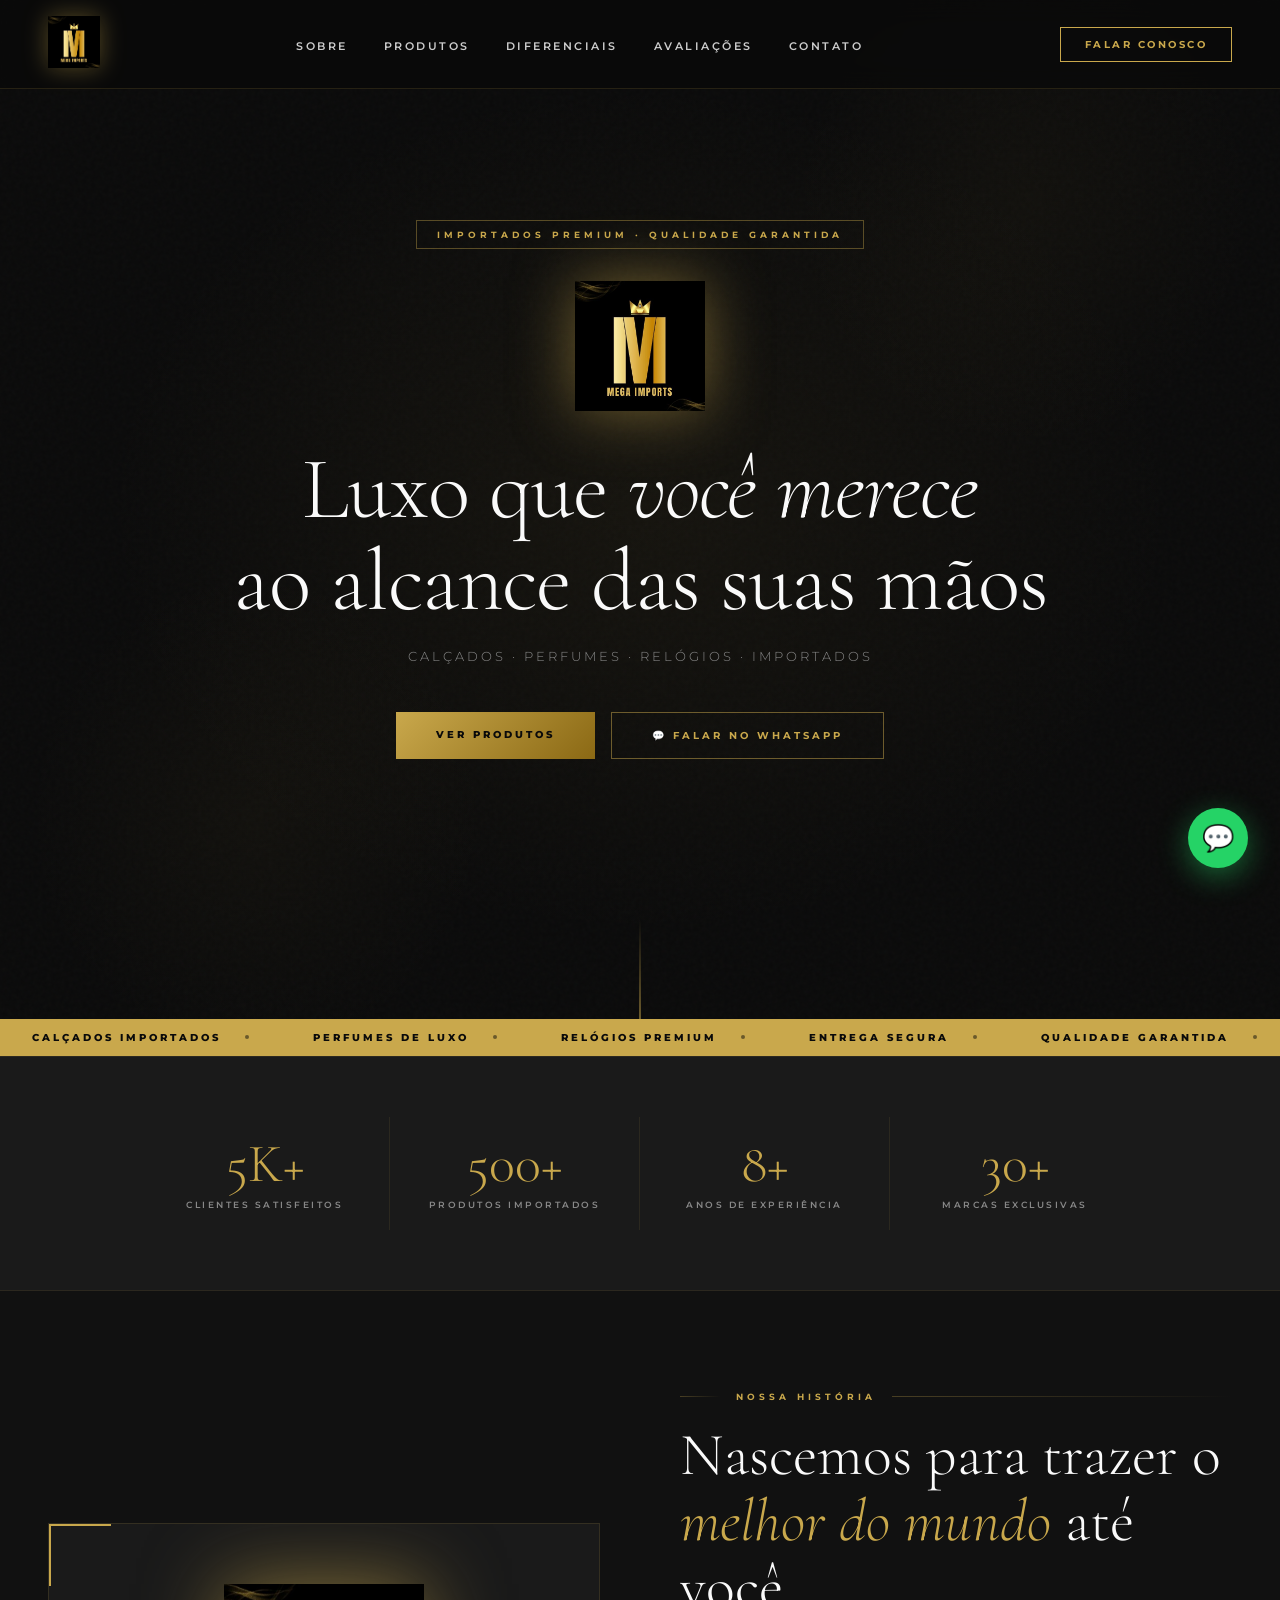
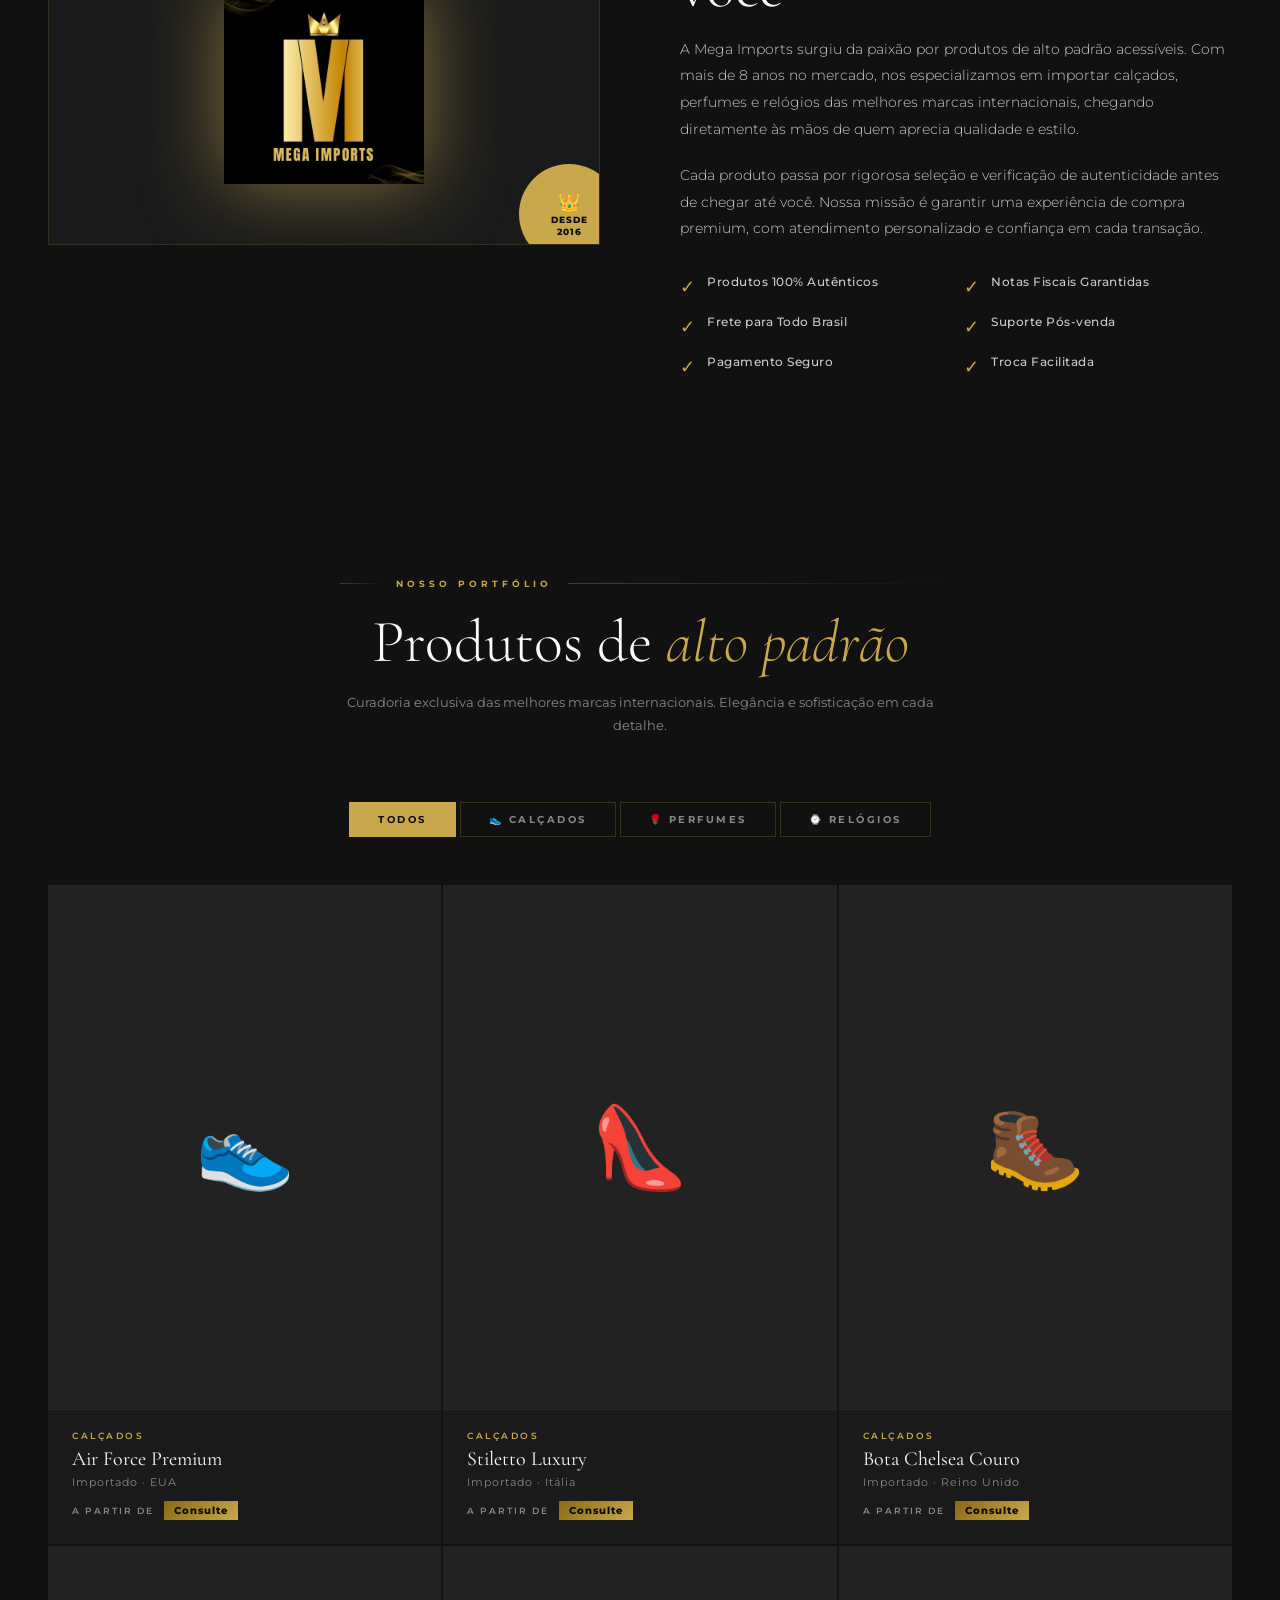
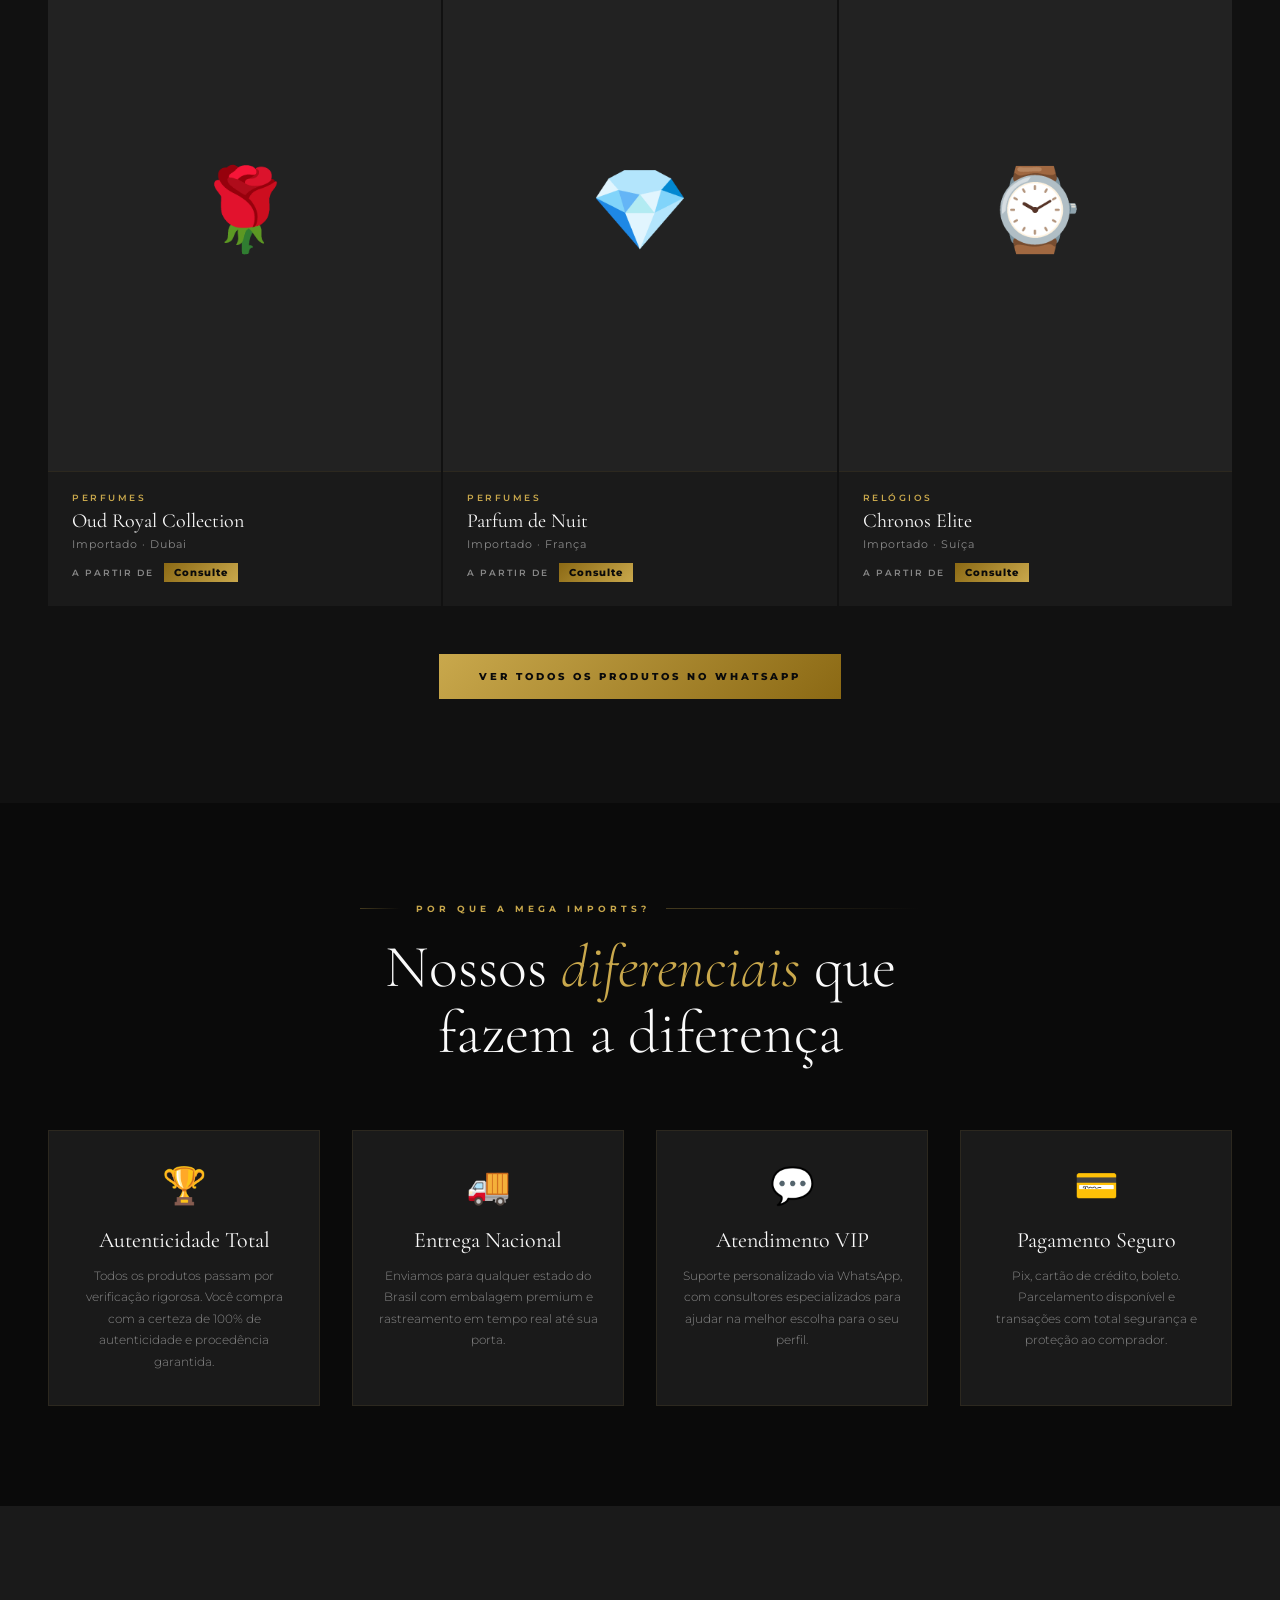
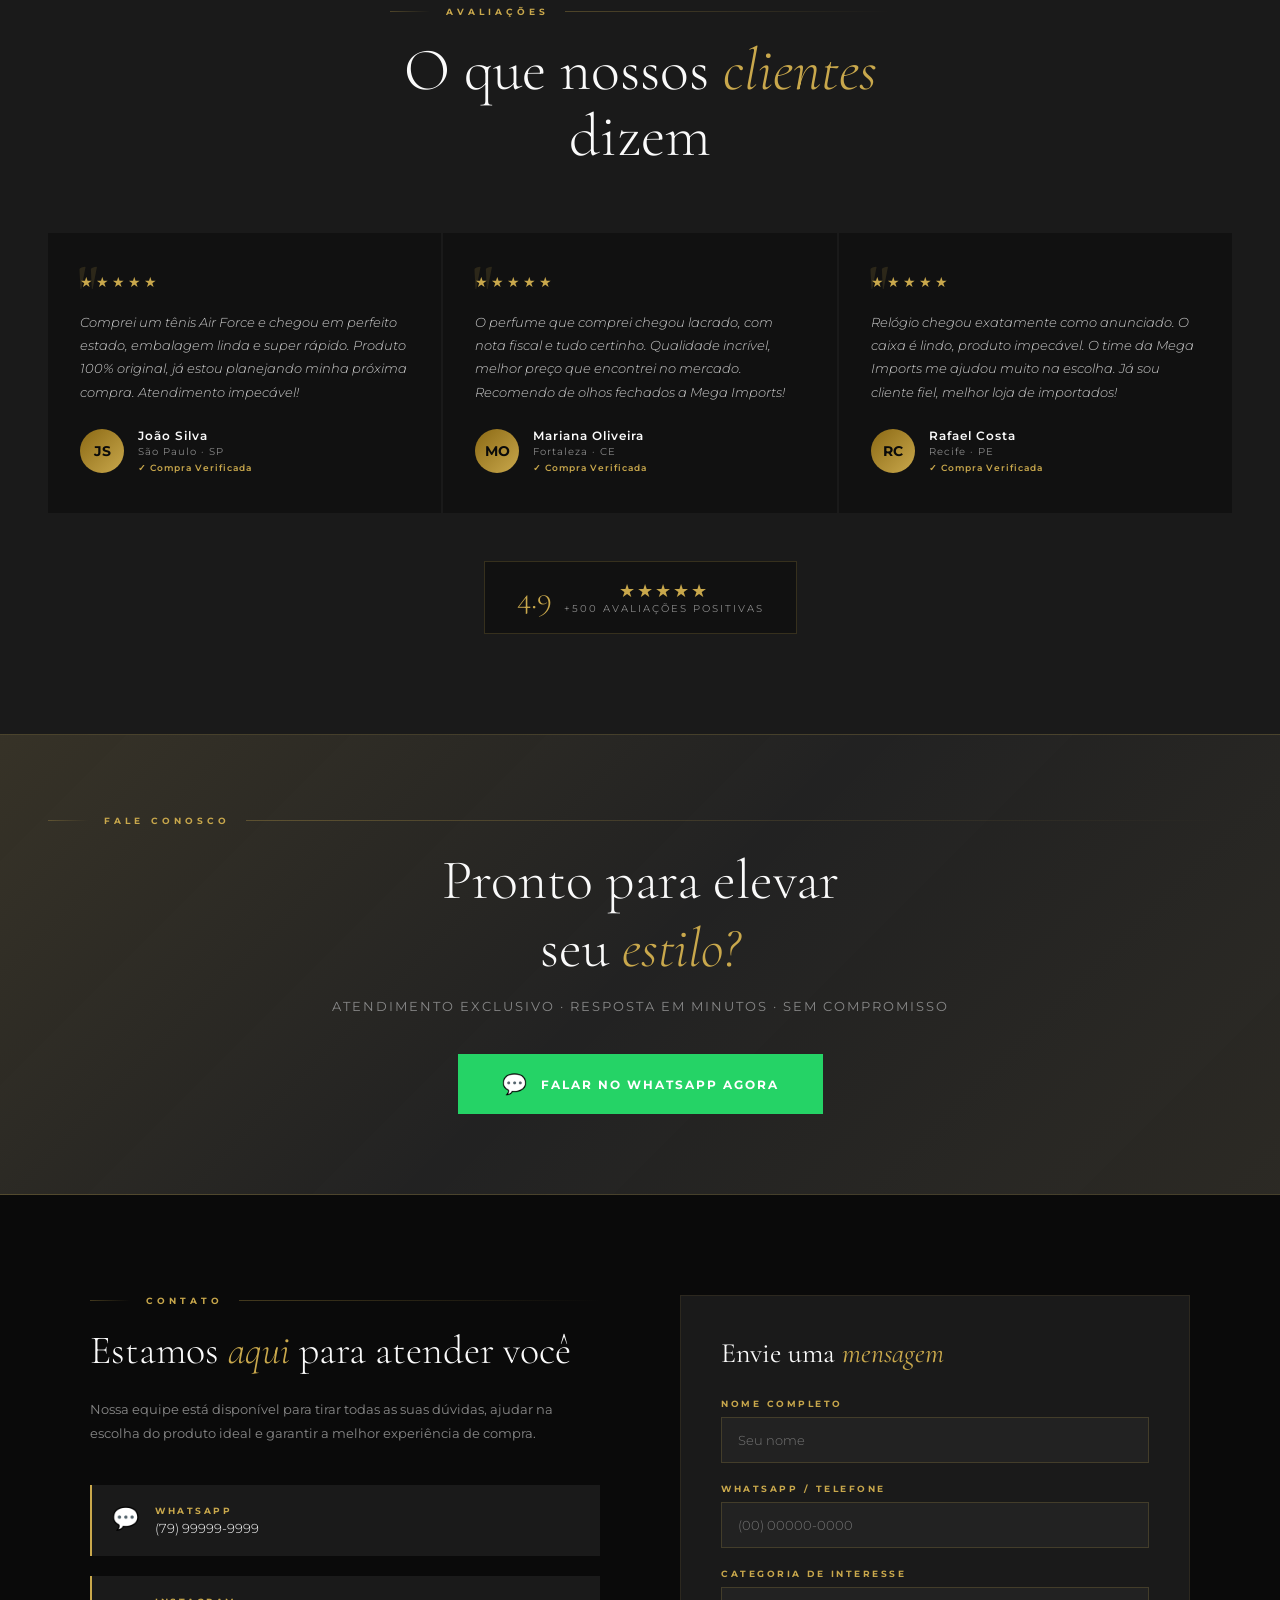
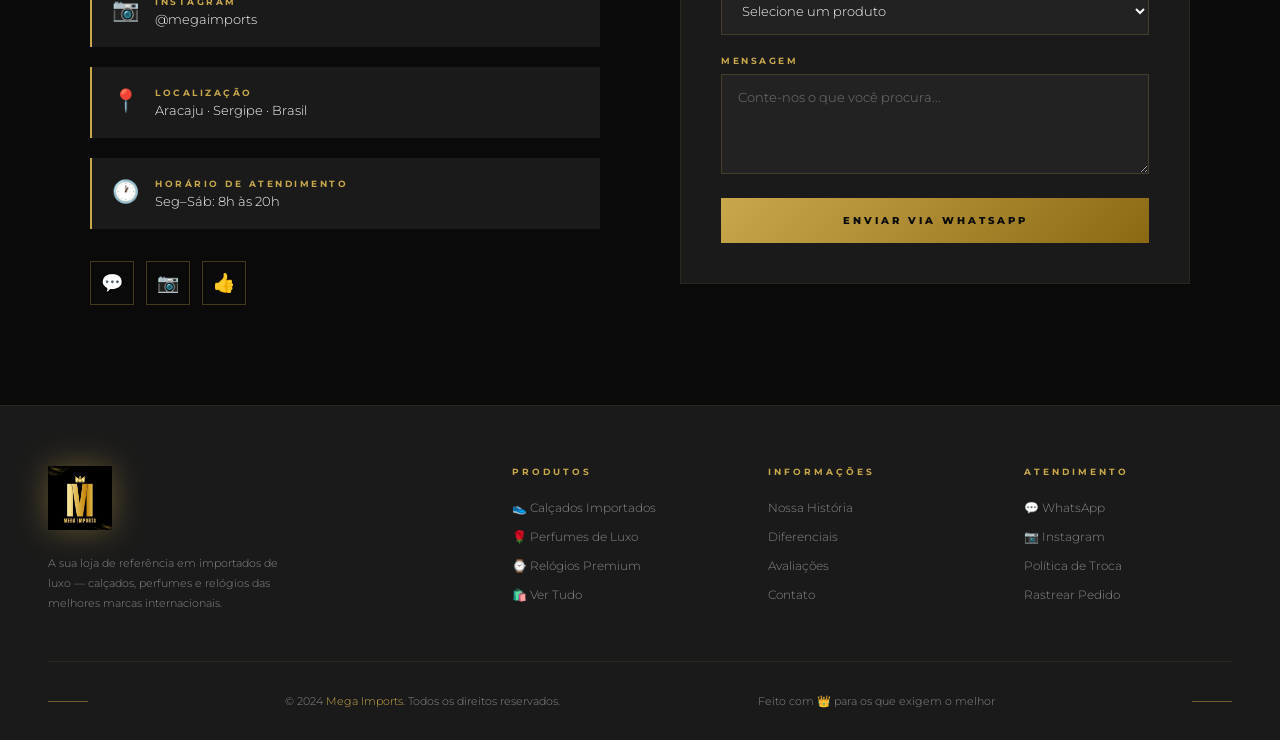
<file: index.html>
<!DOCTYPE html>
<html lang="pt-BR">

<head>
    <meta charset="UTF-8" />
    <meta name="viewport" content="width=device-width, initial-scale=1.0" />
    <title>MEGA IMPORTS — Calçados, Perfumes & Relógios Importados</title>
    <link
        href="https://fonts.googleapis.com/css2?family=Cormorant+Garamond:ital,wght@0,300;0,400;0,600;0,700;1,300;1,400&family=Montserrat:wght@200;300;400;500;600;700;800&display=swap"
        rel="stylesheet" />
    <link rel="stylesheet" href="styles.css">
</head>

<body>

    <!-- ─── FLOATING WA ─── -->
    <a href="https://wa.me/5579999999999?text=Olá!%20Quero%20saber%20mais%20sobre%20os%20produtos%20da%20Mega%20Imports!"
        class="floating-wa" target="_blank" title="Fale conosco no WhatsApp">
        💬
    </a>

    <!-- ─── NAV ─── -->
    <nav>
        <div class="nav-logo">
            <img src="assets/mega.jpg" alt="Mega Imports Logo" />
        </div>
        <ul class="nav-links">
            <li><a href="#sobre">Sobre</a></li>
            <li><a href="#produtos">Produtos</a></li>
            <li><a href="#diferenciais">Diferenciais</a></li>
            <li><a href="#avaliacoes">Avaliações</a></li>
            <li><a href="#contato">Contato</a></li>
        </ul>
        <a href="https://wa.me/5579999999999?text=Olá!%20Gostaria%20de%20mais%20informações!" class="nav-cta"
            target="_blank">Falar Conosco</a>
    </nav>

    <!-- ─── HERO ─── -->
    <section class="hero" id="inicio">
        <div class="hero-bg"></div>
        <div class="hero-noise"></div>
        <div class="hero-line"></div>

        <div class="hero-content">
            <div class="hero-badge">Importados Premium · Qualidade Garantida</div>
            <div class="hero-logo">
                <img src="assets/mega.jpg" alt="Mega Imports Logo" />
            </div>
            <h1>Luxo que <em>você merece</em><br>ao alcance das suas mãos</h1>
            <p>Calçados · Perfumes · Relógios · Importados</p>
            <div class="hero-btns">
                <a href="#produtos" class="btn-primary">Ver Produtos</a>
                <a href="https://wa.me/5579999999999?text=Olá!%20Quero%20conhecer%20os%20produtos!"
                    class="btn-secondary" target="_blank">💬 Falar no WhatsApp</a>
            </div>
        </div>
    </section>

    <!-- ─── MARQUEE ─── -->
    <div class="marquee-wrap">
        <div class="marquee-track">
            <span class="marquee-item">Calçados Importados<span class="marquee-dot"></span></span>
            <span class="marquee-item">Perfumes de Luxo<span class="marquee-dot"></span></span>
            <span class="marquee-item">Relógios Premium<span class="marquee-dot"></span></span>
            <span class="marquee-item">Entrega Segura<span class="marquee-dot"></span></span>
            <span class="marquee-item">Qualidade Garantida<span class="marquee-dot"></span></span>
            <span class="marquee-item">Frete Nacional<span class="marquee-dot"></span></span>
            <span class="marquee-item">Atendimento VIP<span class="marquee-dot"></span></span>
            <span class="marquee-item">Calçados Importados<span class="marquee-dot"></span></span>
            <span class="marquee-item">Perfumes de Luxo<span class="marquee-dot"></span></span>
            <span class="marquee-item">Relógios Premium<span class="marquee-dot"></span></span>
            <span class="marquee-item">Entrega Segura<span class="marquee-dot"></span></span>
            <span class="marquee-item">Qualidade Garantida<span class="marquee-dot"></span></span>
            <span class="marquee-item">Frete Nacional<span class="marquee-dot"></span></span>
            <span class="marquee-item">Atendimento VIP<span class="marquee-dot"></span></span>
        </div>
    </div>

    <!-- ─── STATS ─── -->
    <div class="stats">
        <div class="stats-grid">
            <div class="stat-item">
                <div class="stat-num">5K+</div>
                <div class="stat-label">Clientes Satisfeitos</div>
            </div>
            <div class="stat-item">
                <div class="stat-num">500+</div>
                <div class="stat-label">Produtos Importados</div>
            </div>
            <div class="stat-item">
                <div class="stat-num">8+</div>
                <div class="stat-label">Anos de Experiência</div>
            </div>
            <div class="stat-item">
                <div class="stat-num">30+</div>
                <div class="stat-label">Marcas Exclusivas</div>
            </div>
        </div>
    </div>

    <!-- ─── ABOUT ─── -->
    <section id="sobre" style="background: var(--dark);">
        <div class="about" style="padding: 0;">
            <div class="about-visual">
                <div class="about-img-box">
                    <img src="assets/mega.jpg" alt="Mega Imports Logo" />
                    <div class="about-badge">
                        <span style="font-size:18px;">👑</span>
                        Desde<br>2016
                    </div>
                </div>
            </div>

            <div class="about-text">
                <div class="section-label"><span>Nossa História</span></div>
                <h2 class="section-title">Nascemos para trazer o <em>melhor do mundo</em> até você</h2>
                <p>A Mega Imports surgiu da paixão por produtos de alto padrão acessíveis. Com mais de 8 anos no
                    mercado, nos especializamos em importar calçados, perfumes e relógios das melhores marcas
                    internacionais, chegando diretamente às mãos de quem aprecia qualidade e estilo.</p>
                <p>Cada produto passa por rigorosa seleção e verificação de autenticidade antes de chegar até você.
                    Nossa missão é garantir uma experiência de compra premium, com atendimento personalizado e confiança
                    em cada transação.</p>

                <div class="about-features">
                    <div class="feature-item">
                        <span class="feature-icon">✓</span>
                        <span class="feature-text">Produtos 100% Autênticos</span>
                    </div>
                    <div class="feature-item">
                        <span class="feature-icon">✓</span>
                        <span class="feature-text">Notas Fiscais Garantidas</span>
                    </div>
                    <div class="feature-item">
                        <span class="feature-icon">✓</span>
                        <span class="feature-text">Frete para Todo Brasil</span>
                    </div>
                    <div class="feature-item">
                        <span class="feature-icon">✓</span>
                        <span class="feature-text">Suporte Pós-venda</span>
                    </div>
                    <div class="feature-item">
                        <span class="feature-icon">✓</span>
                        <span class="feature-text">Pagamento Seguro</span>
                    </div>
                    <div class="feature-item">
                        <span class="feature-icon">✓</span>
                        <span class="feature-text">Troca Facilitada</span>
                    </div>
                </div>
            </div>
        </div>
    </section>

    <!-- ─── PRODUCTS ─── -->
    <section id="produtos" class="products">
        <div class="products-header">
            <div class="section-label"><span>Nosso Portfólio</span></div>
            <h2 class="section-title">Produtos de <em>alto padrão</em></h2>
            <p>Curadoria exclusiva das melhores marcas internacionais. Elegância e sofisticação em cada detalhe.</p>
        </div>

        <div class="category-tabs">
            <button class="tab-btn active">Todos</button>
            <button class="tab-btn">👟 Calçados</button>
            <button class="tab-btn">🌹 Perfumes</button>
            <button class="tab-btn">⌚ Relógios</button>
        </div>

        <div class="products-grid">
            <!-- Calçados -->
            <a href="produto.html?id=tenis-air-force" class="product-card"
                style="text-decoration:none;color:inherit;display:block;">
                <div class="product-img-wrap">
                    <div class="product-img">👟</div>
                </div>
                <div class="product-overlay">
                    <span class="product-overlay-btn">👁 Ver Produto Completo</span>
                </div>
                <div class="product-info">
                    <div class="product-category">Calçados</div>
                    <div class="product-name">Air Force Premium</div>
                    <div class="product-brand">Importado · EUA</div>
                    <div class="product-price">
                        <span class="price-label">A partir de</span>
                        <span class="price-badge">Consulte</span>
                    </div>
                </div>
            </a>

            <a href="produto.html?id=stiletto-luxury" class="product-card"
                style="text-decoration:none;color:inherit;display:block;">
                <div class="product-img-wrap">
                    <div class="product-img">👠</div>
                </div>
                <div class="product-overlay">
                    <span class="product-overlay-btn">👁 Ver Produto Completo</span>
                </div>
                <div class="product-info">
                    <div class="product-category">Calçados</div>
                    <div class="product-name">Stiletto Luxury</div>
                    <div class="product-brand">Importado · Itália</div>
                    <div class="product-price">
                        <span class="price-label">A partir de</span>
                        <span class="price-badge">Consulte</span>
                    </div>
                </div>
            </a>

            <a href="produto.html?id=bota-chelsea" class="product-card"
                style="text-decoration:none;color:inherit;display:block;">
                <div class="product-img-wrap">
                    <div class="product-img">🥾</div>
                </div>
                <div class="product-overlay">
                    <span class="product-overlay-btn">👁 Ver Produto Completo</span>
                </div>
                <div class="product-info">
                    <div class="product-category">Calçados</div>
                    <div class="product-name">Bota Chelsea Couro</div>
                    <div class="product-brand">Importado · Reino Unido</div>
                    <div class="product-price">
                        <span class="price-label">A partir de</span>
                        <span class="price-badge">Consulte</span>
                    </div>
                </div>
            </a>

            <!-- Perfumes -->
            <a href="produto.html?id=oud-royal" class="product-card"
                style="text-decoration:none;color:inherit;display:block;">
                <div class="product-img-wrap">
                    <div class="product-img">🌹</div>
                </div>
                <div class="product-overlay">
                    <span class="product-overlay-btn">👁 Ver Produto Completo</span>
                </div>
                <div class="product-info">
                    <div class="product-category">Perfumes</div>
                    <div class="product-name">Oud Royal Collection</div>
                    <div class="product-brand">Importado · Dubai</div>
                    <div class="product-price">
                        <span class="price-label">A partir de</span>
                        <span class="price-badge">Consulte</span>
                    </div>
                </div>
            </a>

            <a href="produto.html?id=parfum-nuit" class="product-card"
                style="text-decoration:none;color:inherit;display:block;">
                <div class="product-img-wrap">
                    <div class="product-img">💎</div>
                </div>
                <div class="product-overlay">
                    <span class="product-overlay-btn">👁 Ver Produto Completo</span>
                </div>
                <div class="product-info">
                    <div class="product-category">Perfumes</div>
                    <div class="product-name">Parfum de Nuit</div>
                    <div class="product-brand">Importado · França</div>
                    <div class="product-price">
                        <span class="price-label">A partir de</span>
                        <span class="price-badge">Consulte</span>
                    </div>
                </div>
            </a>

            <!-- Relógios -->
            <a href="produto.html?id=relogio-chronos" class="product-card"
                style="text-decoration:none;color:inherit;display:block;">
                <div class="product-img-wrap">
                    <div class="product-img">⌚</div>
                </div>
                <div class="product-overlay">
                    <span class="product-overlay-btn">👁 Ver Produto Completo</span>
                </div>
                <div class="product-info">
                    <div class="product-category">Relógios</div>
                    <div class="product-name">Chronos Elite</div>
                    <div class="product-brand">Importado · Suíça</div>
                    <div class="product-price">
                        <span class="price-label">A partir de</span>
                        <span class="price-badge">Consulte</span>
                    </div>
                </div>
            </a>
        </div>

        <div style="text-align: center; margin-top: 48px;">
            <a href="https://wa.me/5579999999999?text=Olá!%20Quero%20ver%20mais%20produtos%20da%20Mega%20Imports!"
                class="btn-primary" target="_blank" style="display: inline-block; position: relative; z-index: 1;">
                Ver Todos os Produtos no WhatsApp
            </a>
        </div>
    </section>

    <!-- ─── WHY US ─── -->
    <section id="diferenciais">
        <div class="why">
            <div style="text-align: center; max-width: 560px; margin: 0 auto;">
                <div class="section-label"><span>Por que a Mega Imports?</span></div>
                <h2 class="section-title">Nossos <em>diferenciais</em> que fazem a diferença</h2>
            </div>

            <div class="why-grid">
                <div class="why-card">
                    <span class="why-icon">🏆</span>
                    <div class="why-title">Autenticidade Total</div>
                    <p class="why-desc">Todos os produtos passam por verificação rigorosa. Você compra com a certeza de
                        100% de autenticidade e procedência garantida.</p>
                </div>
                <div class="why-card">
                    <span class="why-icon">🚚</span>
                    <div class="why-title">Entrega Nacional</div>
                    <p class="why-desc">Enviamos para qualquer estado do Brasil com embalagem premium e rastreamento em
                        tempo real até sua porta.</p>
                </div>
                <div class="why-card">
                    <span class="why-icon">💬</span>
                    <div class="why-title">Atendimento VIP</div>
                    <p class="why-desc">Suporte personalizado via WhatsApp, com consultores especializados para ajudar
                        na melhor escolha para o seu perfil.</p>
                </div>
                <div class="why-card">
                    <span class="why-icon">💳</span>
                    <div class="why-title">Pagamento Seguro</div>
                    <p class="why-desc">Pix, cartão de crédito, boleto. Parcelamento disponível e transações com total
                        segurança e proteção ao comprador.</p>
                </div>
            </div>
        </div>
    </section>

    <!-- ─── TESTIMONIALS ─── -->
    <section id="avaliacoes" class="testimonials">
        <div class="testimonials-header">
            <div class="section-label"><span>Avaliações</span></div>
            <h2 class="section-title">O que nossos <em>clientes</em> dizem</h2>
        </div>

        <div class="testimonials-grid" style="max-width: 1200px; margin: 0 auto;">
            <div class="testimonial-card">
                <div class="stars">
                    <span class="star">★</span><span class="star">★</span><span class="star">★</span><span
                        class="star">★</span><span class="star">★</span>
                </div>
                <p class="testimonial-text">Comprei um tênis Air Force e chegou em perfeito estado, embalagem linda e
                    super rápido. Produto 100% original, já estou planejando minha próxima compra. Atendimento
                    impecável!</p>
                <div class="testimonial-author">
                    <div class="author-avatar">JS</div>
                    <div>
                        <div class="author-name">João Silva</div>
                        <div class="author-city">São Paulo · SP</div>
                        <div class="author-verified">✓ Compra Verificada</div>
                    </div>
                </div>
            </div>

            <div class="testimonial-card">
                <div class="stars">
                    <span class="star">★</span><span class="star">★</span><span class="star">★</span><span
                        class="star">★</span><span class="star">★</span>
                </div>
                <p class="testimonial-text">O perfume que comprei chegou lacrado, com nota fiscal e tudo certinho.
                    Qualidade incrível, melhor preço que encontrei no mercado. Recomendo de olhos fechados a Mega
                    Imports!</p>
                <div class="testimonial-author">
                    <div class="author-avatar">MO</div>
                    <div>
                        <div class="author-name">Mariana Oliveira</div>
                        <div class="author-city">Fortaleza · CE</div>
                        <div class="author-verified">✓ Compra Verificada</div>
                    </div>
                </div>
            </div>

            <div class="testimonial-card">
                <div class="stars">
                    <span class="star">★</span><span class="star">★</span><span class="star">★</span><span
                        class="star">★</span><span class="star">★</span>
                </div>
                <p class="testimonial-text">Relógio chegou exatamente como anunciado. O caixa é lindo, produto
                    impecável. O time da Mega Imports me ajudou muito na escolha. Já sou cliente fiel, melhor loja de
                    importados!</p>
                <div class="testimonial-author">
                    <div class="author-avatar">RC</div>
                    <div>
                        <div class="author-name">Rafael Costa</div>
                        <div class="author-city">Recife · PE</div>
                        <div class="author-verified">✓ Compra Verificada</div>
                    </div>
                </div>
            </div>
        </div>

        <!-- Rating bar -->
        <div style="text-align: center; margin-top: 48px;">
            <div
                style="display: inline-flex; align-items: center; gap: 12px; background: var(--dark); border: 1px solid rgba(201,168,76,0.2); padding: 16px 32px;">
                <span
                    style="font-size: 32px; font-family: 'Cormorant Garamond', serif; color: var(--gold); font-weight: 300;">4.9</span>
                <div>
                    <div style="color: var(--gold); font-size: 18px; letter-spacing: 2px;">★★★★★</div>
                    <div
                        style="font-size: 10px; letter-spacing: 2px; color: var(--text-muted); text-transform: uppercase;">
                        +500 avaliações positivas</div>
                </div>
            </div>
        </div>
    </section>

    <!-- ─── CTA BANNER ─── -->
    <div class="cta-banner">
        <div class="section-label"><span>Fale Conosco</span></div>
        <h2>Pronto para elevar<br>seu <em style="font-style:italic;color:var(--gold);">estilo?</em></h2>
        <p>Atendimento exclusivo · Resposta em minutos · Sem compromisso</p>
        <a href="https://wa.me/5579999999999?text=Olá!%20Quero%20conhecer%20os%20produtos%20da%20Mega%20Imports!"
            class="whatsapp-btn" target="_blank">
            <span class="whatsapp-icon">💬</span>
            Falar no WhatsApp Agora
        </a>
    </div>

    <!-- ─── CONTACT ─── -->
    <section id="contato" class="contact">
        <div class="contact-inner">
            <div>
                <div class="section-label"><span>Contato</span></div>
                <h2 class="contact-info-title">Estamos <em>aqui</em> para atender você</h2>
                <p class="contact-info-desc">Nossa equipe está disponível para tirar todas as suas dúvidas, ajudar na
                    escolha do produto ideal e garantir a melhor experiência de compra.</p>

                <div class="contact-items">
                    <div class="contact-item">
                        <span class="contact-item-icon">💬</span>
                        <div>
                            <div class="contact-item-label">WhatsApp</div>
                            <div class="contact-item-value">
                                <a href="https://wa.me/5579999999999" target="_blank">(79) 99999-9999</a>
                            </div>
                        </div>
                    </div>
                    <div class="contact-item">
                        <span class="contact-item-icon">📷</span>
                        <div>
                            <div class="contact-item-label">Instagram</div>
                            <div class="contact-item-value">
                                <a href="https://instagram.com/megaimports" target="_blank">@megaimports</a>
                            </div>
                        </div>
                    </div>
                    <div class="contact-item">
                        <span class="contact-item-icon">📍</span>
                        <div>
                            <div class="contact-item-label">Localização</div>
                            <div class="contact-item-value">Aracaju · Sergipe · Brasil</div>
                        </div>
                    </div>
                    <div class="contact-item">
                        <span class="contact-item-icon">🕐</span>
                        <div>
                            <div class="contact-item-label">Horário de Atendimento</div>
                            <div class="contact-item-value">Seg–Sáb: 8h às 20h</div>
                        </div>
                    </div>
                </div>

                <div class="social-links">
                    <a href="https://wa.me/5579999999999" class="social-link" target="_blank" title="WhatsApp">💬</a>
                    <a href="https://instagram.com/megaimports" class="social-link" target="_blank"
                        title="Instagram">📷</a>
                    <a href="https://facebook.com/megaimports" class="social-link" target="_blank"
                        title="Facebook">👍</a>
                </div>
            </div>

            <div class="contact-form-wrap">
                <div class="form-title">Envie uma <em style="font-style:italic;color:var(--gold);">mensagem</em></div>

                <div class="form-group">
                    <label>Nome completo</label>
                    <input type="text" placeholder="Seu nome" />
                </div>
                <div class="form-group">
                    <label>WhatsApp / Telefone</label>
                    <input type="tel" placeholder="(00) 00000-0000" />
                </div>
                <div class="form-group">
                    <label>Categoria de interesse</label>
                    <select>
                        <option>Selecione um produto</option>
                        <option>👟 Calçados Importados</option>
                        <option>🌹 Perfumes</option>
                        <option>⌚ Relógios</option>
                        <option>Todos os produtos</option>
                    </select>
                </div>
                <div class="form-group">
                    <label>Mensagem</label>
                    <textarea placeholder="Conte-nos o que você procura..."></textarea>
                </div>
                <button class="form-submit" onclick="redirectWhatsApp()">
                    Enviar via WhatsApp
                </button>
            </div>
        </div>
    </section>

    <!-- ─── FOOTER ─── -->
    <footer>
        <div class="footer-inner">
            <div class="footer-brand">
                <img src="assets/mega.jpg" alt="Mega Imports Logo" />
                <p class="footer-tagline">A sua loja de referência em importados de luxo — calçados, perfumes e relógios
                    das melhores marcas internacionais.</p>
            </div>

            <div>
                <div class="footer-col-title">Produtos</div>
                <ul class="footer-links">
                    <li><a href="#produtos">👟 Calçados Importados</a></li>
                    <li><a href="#produtos">🌹 Perfumes de Luxo</a></li>
                    <li><a href="#produtos">⌚ Relógios Premium</a></li>
                    <li><a href="#produtos">🛍️ Ver Tudo</a></li>
                </ul>
            </div>

            <div>
                <div class="footer-col-title">Informações</div>
                <ul class="footer-links">
                    <li><a href="#sobre">Nossa História</a></li>
                    <li><a href="#diferenciais">Diferenciais</a></li>
                    <li><a href="#avaliacoes">Avaliações</a></li>
                    <li><a href="#contato">Contato</a></li>
                </ul>
            </div>

            <div>
                <div class="footer-col-title">Atendimento</div>
                <ul class="footer-links">
                    <li><a href="https://wa.me/5579999999999" target="_blank">💬 WhatsApp</a></li>
                    <li><a href="https://instagram.com/megaimports" target="_blank">📷 Instagram</a></li>
                    <li><a href="#">Política de Troca</a></li>
                    <li><a href="#">Rastrear Pedido</a></li>
                </ul>
            </div>
        </div>

        <div class="footer-bottom">
            <div class="footer-gold-line"></div>
            <p class="footer-copy">© 2024 <span>Mega Imports</span>. Todos os direitos reservados.</p>
            <p class="footer-copy">Feito com 👑 para os que exigem o melhor</p>
            <div class="footer-gold-line"></div>
        </div>
    </footer>

</body>

</html>
</file>
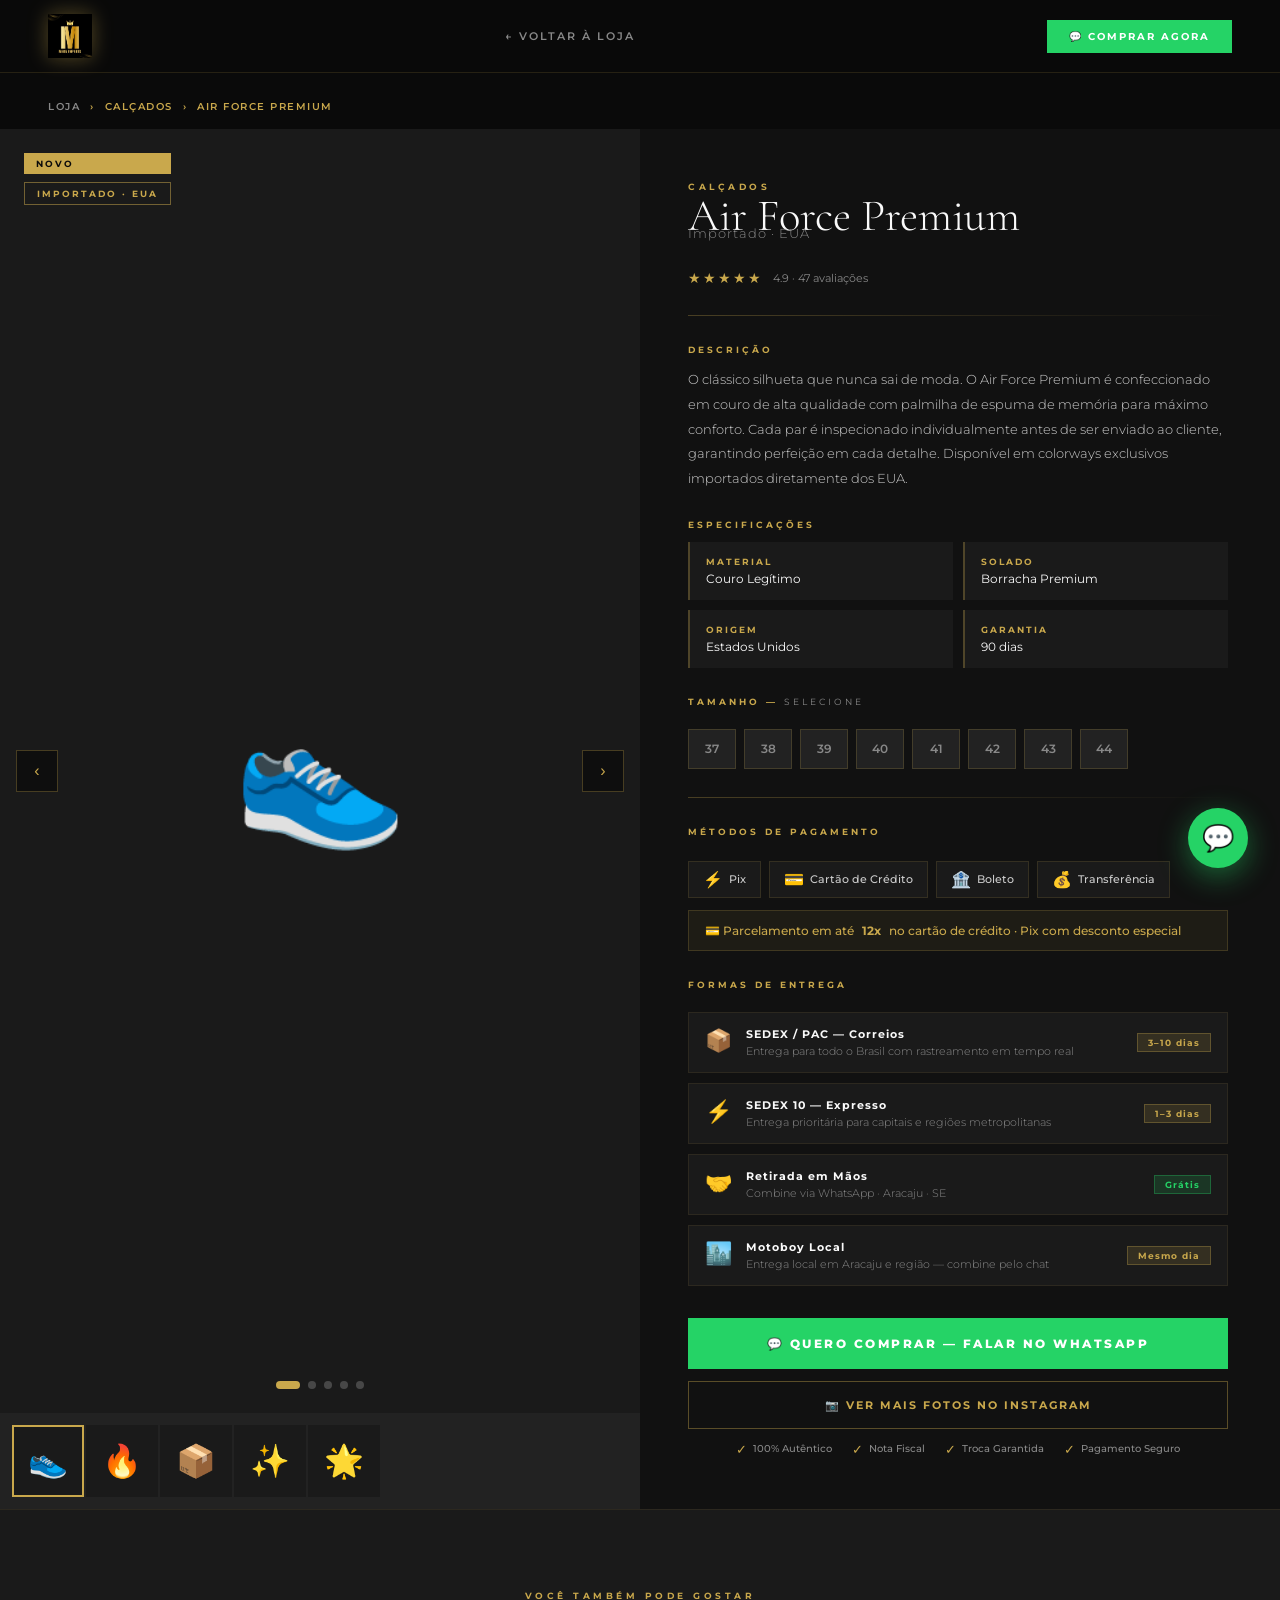
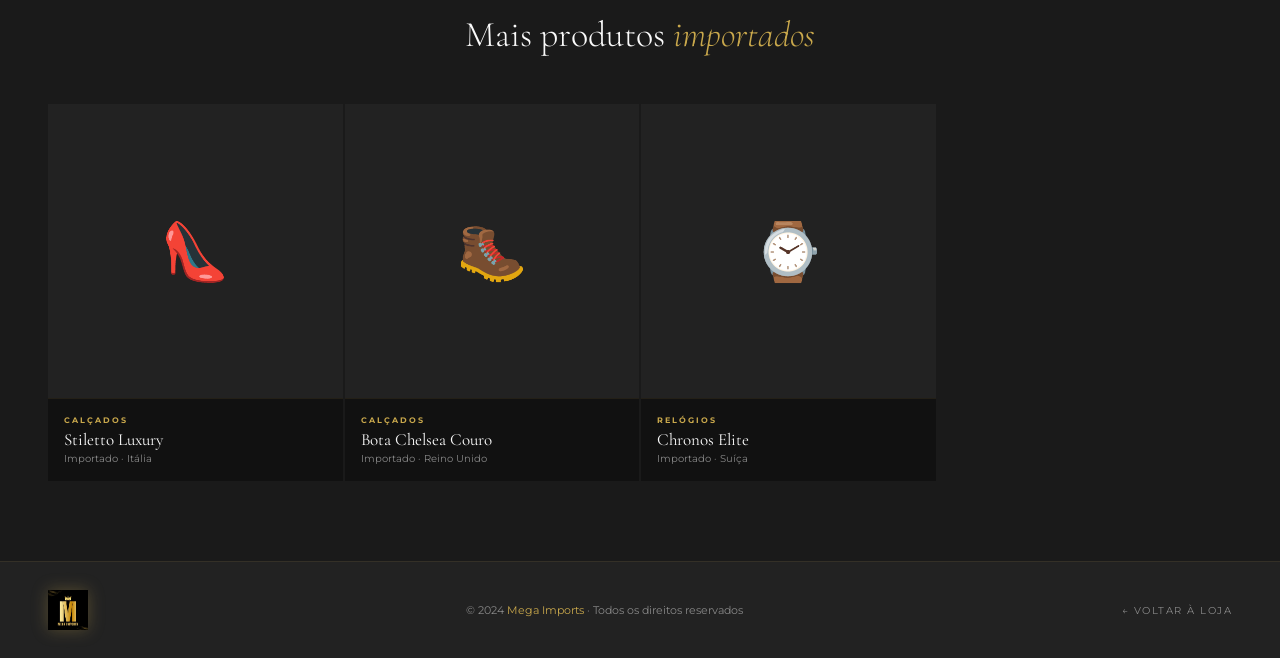
<file: produto.html>
<!DOCTYPE html>
<html lang="pt-BR">

<head>
    <meta charset="UTF-8" />
    <meta name="viewport" content="width=device-width, initial-scale=1.0" />
    <title id="page-title">Produto — MEGA IMPORTS</title>
    <link
        href="https://fonts.googleapis.com/css2?family=Cormorant+Garamond:ital,wght@0,300;0,400;0,600;0,700;1,300;1,400&family=Montserrat:wght@200;300;400;500;600;700;800&display=swap"
        rel="stylesheet" />
    <style>
        :root {
            --gold: #C9A84C;
            --gold-light: #E8C96A;
            --gold-dark: #8B6914;
            --black: #0A0A0A;
            --dark: #111111;
            --dark2: #1A1A1A;
            --dark3: #222222;
            --white: #FAFAFA;
            --text-muted: #888888;
            --text-light: #CCCCCC;
        }

        * {
            margin: 0;
            padding: 0;
            box-sizing: border-box;
        }

        html {
            scroll-behavior: smooth;
        }

        body {
            background: var(--black);
            color: var(--white);
            font-family: 'Montserrat', sans-serif;
            overflow-x: hidden;
        }

        ::-webkit-scrollbar {
            width: 5px;
        }

        ::-webkit-scrollbar-track {
            background: var(--black);
        }

        ::-webkit-scrollbar-thumb {
            background: var(--gold-dark);
        }

        /* ─── NAV ─── */
        nav {
            position: fixed;
            top: 0;
            left: 0;
            right: 0;
            z-index: 1000;
            display: flex;
            align-items: center;
            justify-content: space-between;
            padding: 14px 48px;
            background: rgba(10, 10, 10, 0.96);
            backdrop-filter: blur(12px);
            border-bottom: 1px solid rgba(201, 168, 76, 0.15);
        }

        .nav-logo {
            display: flex;
            align-items: center;
            gap: 12px;
            text-decoration: none;
        }

        .nav-logo img {
            height: 44px;
            filter: drop-shadow(0 0 10px rgba(201, 168, 76, 0.4));
        }

        .nav-back {
            display: flex;
            align-items: center;
            gap: 8px;
            color: var(--text-muted);
            text-decoration: none;
            font-size: 11px;
            font-weight: 600;
            letter-spacing: 2px;
            text-transform: uppercase;
            transition: color 0.3s;
        }

        .nav-back:hover {
            color: var(--gold);
        }

        .nav-wa {
            background: #25D366;
            color: white;
            padding: 10px 22px;
            font-size: 10px;
            font-weight: 700;
            letter-spacing: 2px;
            text-transform: uppercase;
            text-decoration: none;
            transition: all 0.3s;
            display: flex;
            align-items: center;
            gap: 8px;
        }

        .nav-wa:hover {
            background: #1EBE5B;
            transform: translateY(-1px);
        }

        /* ─── BREADCRUMB ─── */
        .breadcrumb {
            padding: 100px 48px 0;
            display: flex;
            align-items: center;
            gap: 10px;
            font-size: 10px;
            font-weight: 600;
            letter-spacing: 1.5px;
            text-transform: uppercase;
            color: var(--text-muted);
        }

        .breadcrumb a {
            color: var(--text-muted);
            text-decoration: none;
            transition: color 0.2s;
        }

        .breadcrumb a:hover {
            color: var(--gold);
        }

        .breadcrumb span {
            color: var(--gold);
        }

        /* ─── PRODUCT HERO ─── */
        .product-hero {
            display: grid;
            grid-template-columns: 1fr 1fr;
            gap: 0;
            min-height: calc(100vh - 80px);
            margin-top: 16px;
        }

        /* ─── CAROUSEL ─── */
        .carousel-wrap {
            position: relative;
            background: var(--dark2);
            display: flex;
            flex-direction: column;
            overflow: hidden;
        }

        .carousel-main {
            flex: 1;
            position: relative;
            overflow: hidden;
            min-height: 520px;
        }

        .carousel-slide {
            position: absolute;
            inset: 0;
            display: flex;
            align-items: center;
            justify-content: center;
            font-size: 140px;
            opacity: 0;
            transform: scale(0.96);
            transition: all 0.5s cubic-bezier(0.4, 0, 0.2, 1);
            background: var(--dark2);
        }

        .carousel-slide.active {
            opacity: 1;
            transform: scale(1);
        }

        .carousel-badge-wrap {
            position: absolute;
            top: 24px;
            left: 24px;
            display: flex;
            flex-direction: column;
            gap: 8px;
            z-index: 2;
        }

        .badge-tag {
            display: inline-block;
            padding: 5px 12px;
            font-size: 9px;
            font-weight: 700;
            letter-spacing: 2px;
            text-transform: uppercase;
        }

        .badge-new {
            background: var(--gold);
            color: var(--black);
        }

        .badge-imported {
            background: transparent;
            border: 1px solid rgba(201, 168, 76, 0.5);
            color: var(--gold);
        }

        .carousel-nav {
            position: absolute;
            bottom: 24px;
            left: 50%;
            transform: translateX(-50%);
            display: flex;
            gap: 8px;
            z-index: 2;
        }

        .carousel-dot {
            width: 8px;
            height: 8px;
            border-radius: 50%;
            background: rgba(255, 255, 255, 0.2);
            cursor: pointer;
            transition: all 0.3s;
            border: none;
        }

        .carousel-dot.active {
            background: var(--gold);
            width: 24px;
            border-radius: 4px;
        }

        .carousel-arrows {
            position: absolute;
            top: 50%;
            transform: translateY(-50%);
            width: 100%;
            display: flex;
            justify-content: space-between;
            padding: 0 16px;
            pointer-events: none;
            z-index: 2;
        }

        .arrow-btn {
            width: 42px;
            height: 42px;
            background: rgba(10, 10, 10, 0.7);
            border: 1px solid rgba(201, 168, 76, 0.3);
            color: var(--gold);
            display: flex;
            align-items: center;
            justify-content: center;
            cursor: pointer;
            font-size: 16px;
            pointer-events: all;
            transition: all 0.3s;
            backdrop-filter: blur(8px);
        }

        .arrow-btn:hover {
            background: var(--gold);
            color: var(--black);
            border-color: var(--gold);
        }

        .thumbs-strip {
            display: flex;
            gap: 2px;
            padding: 12px;
            background: var(--dark3);
            overflow-x: auto;
        }

        .thumb {
            width: 72px;
            height: 72px;
            flex-shrink: 0;
            background: var(--dark2);
            display: flex;
            align-items: center;
            justify-content: center;
            font-size: 32px;
            cursor: pointer;
            border: 2px solid transparent;
            transition: all 0.3s;
        }

        .thumb.active {
            border-color: var(--gold);
        }

        .thumb:hover {
            border-color: rgba(201, 168, 76, 0.5);
        }

        /* ─── PRODUCT INFO ─── */
        .product-info-panel {
            padding: 52px 52px 52px 48px;
            background: var(--dark);
            overflow-y: auto;
            display: flex;
            flex-direction: column;
            gap: 28px;
        }

        .product-category-label {
            font-size: 9px;
            font-weight: 700;
            letter-spacing: 3.5px;
            text-transform: uppercase;
            color: var(--gold);
        }

        .product-main-title {
            font-family: 'Cormorant Garamond', serif;
            font-size: clamp(30px, 3.5vw, 46px);
            font-weight: 300;
            line-height: 1.1;
            color: var(--white);
        }

        .product-subtitle {
            font-size: 13px;
            color: var(--text-muted);
            font-weight: 300;
            letter-spacing: 1px;
            margin-top: -16px;
        }

        /* Rating */
        .product-rating {
            display: flex;
            align-items: center;
            gap: 10px;
        }

        .stars {
            color: var(--gold);
            letter-spacing: 2px;
            font-size: 14px;
        }

        .rating-count {
            font-size: 11px;
            color: var(--text-muted);
        }

        /* Separator */
        .sep {
            height: 1px;
            background: linear-gradient(to right, rgba(201, 168, 76, 0.3), transparent);
        }

        /* Description */
        .desc-title {
            font-size: 9px;
            font-weight: 700;
            letter-spacing: 3px;
            text-transform: uppercase;
            color: var(--gold);
            margin-bottom: 12px;
        }

        .desc-text {
            font-size: 13px;
            color: var(--text-light);
            line-height: 1.9;
            font-weight: 300;
        }

        /* Specs */
        .specs-grid {
            display: grid;
            grid-template-columns: 1fr 1fr;
            gap: 10px;
        }

        .spec-item {
            background: var(--dark2);
            padding: 14px 16px;
            display: flex;
            flex-direction: column;
            gap: 4px;
            border-left: 2px solid rgba(201, 168, 76, 0.3);
        }

        .spec-label {
            font-size: 9px;
            font-weight: 700;
            letter-spacing: 2px;
            text-transform: uppercase;
            color: var(--gold);
        }

        .spec-value {
            font-size: 12px;
            color: var(--white);
            font-weight: 400;
        }

        /* Size selector */
        .size-wrap {
            display: flex;
            flex-direction: column;
            gap: 10px;
        }

        .size-grid {
            display: flex;
            flex-wrap: wrap;
            gap: 8px;
        }

        .size-btn {
            width: 48px;
            height: 40px;
            background: var(--dark3);
            border: 1px solid rgba(201, 168, 76, 0.2);
            color: var(--text-muted);
            font-size: 12px;
            font-weight: 600;
            cursor: pointer;
            transition: all 0.2s;
            font-family: 'Montserrat', sans-serif;
        }

        .size-btn:hover {
            border-color: var(--gold);
            color: var(--white);
        }

        .size-btn.selected {
            background: var(--gold);
            border-color: var(--gold);
            color: var(--black);
        }

        .size-btn.unavailable {
            opacity: 0.3;
            cursor: not-allowed;
            text-decoration: line-through;
        }

        /* Payment Methods */
        .payment-section {
            display: flex;
            flex-direction: column;
            gap: 12px;
        }

        .payment-grid {
            display: flex;
            flex-wrap: wrap;
            gap: 8px;
        }

        .payment-chip {
            display: flex;
            align-items: center;
            gap: 6px;
            background: var(--dark2);
            border: 1px solid rgba(201, 168, 76, 0.15);
            padding: 8px 14px;
            font-size: 11px;
            font-weight: 500;
            color: var(--text-light);
            transition: border-color 0.2s;
        }

        .payment-chip:hover {
            border-color: rgba(201, 168, 76, 0.4);
        }

        .payment-chip-icon {
            font-size: 16px;
        }

        .installment-note {
            background: rgba(201, 168, 76, 0.07);
            border: 1px solid rgba(201, 168, 76, 0.2);
            padding: 12px 16px;
            font-size: 12px;
            color: var(--gold);
            font-weight: 500;
            display: flex;
            align-items: center;
            gap: 8px;
        }

        /* Delivery */
        .delivery-section {
            display: flex;
            flex-direction: column;
            gap: 10px;
        }

        .delivery-option {
            display: flex;
            align-items: flex-start;
            gap: 14px;
            padding: 14px 16px;
            background: var(--dark2);
            border: 1px solid rgba(201, 168, 76, 0.1);
            transition: border-color 0.2s;
        }

        .delivery-option:hover {
            border-color: rgba(201, 168, 76, 0.3);
        }

        .delivery-icon {
            font-size: 22px;
            flex-shrink: 0;
        }

        .delivery-name {
            font-size: 11px;
            font-weight: 700;
            letter-spacing: 1px;
            color: var(--white);
            margin-bottom: 3px;
        }

        .delivery-desc {
            font-size: 11px;
            color: var(--text-muted);
            font-weight: 300;
        }

        .delivery-tag {
            margin-left: auto;
            font-size: 9px;
            font-weight: 700;
            letter-spacing: 1px;
            padding: 3px 10px;
            flex-shrink: 0;
            align-self: center;
        }

        .tag-free {
            background: rgba(37, 211, 102, 0.15);
            color: #25D366;
            border: 1px solid rgba(37, 211, 102, 0.3);
        }

        .tag-fast {
            background: rgba(201, 168, 76, 0.15);
            color: var(--gold);
            border: 1px solid rgba(201, 168, 76, 0.3);
        }

        /* CTA */
        .cta-section {
            display: flex;
            flex-direction: column;
            gap: 12px;
            margin-top: 4px;
        }

        .btn-whatsapp {
            display: flex;
            align-items: center;
            justify-content: center;
            gap: 12px;
            background: #25D366;
            color: white;
            padding: 18px 32px;
            font-size: 12px;
            font-weight: 800;
            letter-spacing: 2.5px;
            text-transform: uppercase;
            text-decoration: none;
            transition: all 0.3s;
            font-family: 'Montserrat', sans-serif;
            border: none;
            cursor: pointer;
            width: 100%;
        }

        .btn-whatsapp:hover {
            background: #1EBE5B;
            transform: translateY(-2px);
            box-shadow: 0 12px 40px rgba(37, 211, 102, 0.4);
        }

        .btn-consult {
            display: flex;
            align-items: center;
            justify-content: center;
            gap: 10px;
            background: transparent;
            color: var(--gold);
            padding: 16px 32px;
            font-size: 11px;
            font-weight: 700;
            letter-spacing: 2px;
            text-transform: uppercase;
            text-decoration: none;
            transition: all 0.3s;
            border: 1px solid rgba(201, 168, 76, 0.4);
            width: 100%;
            font-family: 'Montserrat', sans-serif;
            cursor: pointer;
        }

        .btn-consult:hover {
            background: rgba(201, 168, 76, 0.08);
            border-color: var(--gold);
        }

        .trust-row {
            display: flex;
            justify-content: center;
            gap: 20px;
            flex-wrap: wrap;
        }

        .trust-item {
            display: flex;
            align-items: center;
            gap: 6px;
            font-size: 10px;
            color: var(--text-muted);
            font-weight: 500;
        }

        .trust-icon {
            color: var(--gold);
            font-size: 13px;
        }

        /* ─── RELATED SECTION ─── */
        .related-section {
            padding: 80px 48px;
            background: var(--dark2);
            border-top: 1px solid rgba(201, 168, 76, 0.1);
        }

        .related-header {
            text-align: center;
            margin-bottom: 48px;
        }

        .related-label {
            font-size: 9px;
            font-weight: 700;
            letter-spacing: 3.5px;
            text-transform: uppercase;
            color: var(--gold);
            margin-bottom: 12px;
        }

        .related-title {
            font-family: 'Cormorant Garamond', serif;
            font-size: 36px;
            font-weight: 300;
        }

        .related-title em {
            color: var(--gold);
            font-style: italic;
        }

        .related-grid {
            display: grid;
            grid-template-columns: repeat(4, 1fr);
            gap: 2px;
            max-width: 1200px;
            margin: 0 auto;
        }

        .related-card {
            background: var(--dark);
            cursor: pointer;
            transition: all 0.3s;
            text-decoration: none;
            color: inherit;
            display: block;
        }

        .related-card:hover {
            transform: translateY(-4px);
        }

        .related-card:hover .related-img {
            transform: scale(1.06);
        }

        .related-img-wrap {
            overflow: hidden;
            background: var(--dark3);
            aspect-ratio: 1/1;
            display: flex;
            align-items: center;
            justify-content: center;
            font-size: 56px;
        }

        .related-img {
            transition: transform 0.5s ease;
        }

        .related-info {
            padding: 16px;
            border-top: 1px solid rgba(201, 168, 76, 0.1);
        }

        .related-cat {
            font-size: 8px;
            font-weight: 700;
            letter-spacing: 2px;
            text-transform: uppercase;
            color: var(--gold);
            margin-bottom: 4px;
        }

        .related-name {
            font-family: 'Cormorant Garamond', serif;
            font-size: 17px;
            font-weight: 400;
        }

        .related-brand {
            font-size: 10px;
            color: var(--text-muted);
            margin-top: 2px;
        }

        /* ─── FLOATING WA ─── */
        .floating-wa {
            position: fixed;
            bottom: 32px;
            right: 32px;
            z-index: 999;
            background: #25D366;
            color: white;
            width: 60px;
            height: 60px;
            border-radius: 50%;
            display: flex;
            align-items: center;
            justify-content: center;
            font-size: 26px;
            text-decoration: none;
            box-shadow: 0 8px 30px rgba(37, 211, 102, 0.45);
            transition: all 0.3s;
            animation: floatPulse 2.5s ease-in-out infinite;
        }

        .floating-wa:hover {
            transform: scale(1.1);
        }

        @keyframes floatPulse {

            0%,
            100% {
                box-shadow: 0 8px 30px rgba(37, 211, 102, 0.45);
            }

            50% {
                box-shadow: 0 8px 50px rgba(37, 211, 102, 0.7);
            }
        }

        /* ─── FOOTER ─── */
        footer {
            background: var(--dark3);
            border-top: 1px solid rgba(201, 168, 76, 0.1);
            padding: 28px 48px;
            display: flex;
            align-items: center;
            justify-content: space-between;
            flex-wrap: wrap;
            gap: 16px;
        }

        footer img {
            height: 40px;
            filter: drop-shadow(0 0 8px rgba(201, 168, 76, 0.3));
        }

        .footer-copy {
            font-size: 11px;
            color: var(--text-muted);
        }

        .footer-copy span {
            color: var(--gold);
        }

        /* ─── RESPONSIVE ─── */
        @media (max-width: 1024px) {
            .product-hero {
                grid-template-columns: 1fr;
                min-height: auto;
            }

            .carousel-main {
                min-height: 420px;
            }

            .related-grid {
                grid-template-columns: repeat(2, 1fr);
            }

            nav {
                padding: 12px 24px;
            }

            .breadcrumb {
                padding: 90px 24px 0;
            }
        }

        @media (max-width: 768px) {
            .product-info-panel {
                padding: 32px 24px;
            }

            .related-section {
                padding: 60px 24px;
            }

            .specs-grid {
                grid-template-columns: 1fr 1fr;
            }

            footer {
                padding: 24px;
            }

            .related-grid {
                grid-template-columns: repeat(2, 1fr);
            }
        }

        @media (max-width: 480px) {
            .specs-grid {
                grid-template-columns: 1fr;
            }

            .related-grid {
                grid-template-columns: repeat(2, 1fr);
            }

            .trust-row {
                gap: 12px;
            }
        }
    </style>
</head>

<body>

    <!-- FLOATING WA -->
    <a href="#" id="float-wa" class="floating-wa" target="_blank">💬</a>

    <!-- ─── NAV ─── -->
    <nav>
        <div class="nav-logo">
            <img src="assets/mega.jpg" alt="Mega Imports" />
        </div>
        <a href="index.html" class="nav-back">← Voltar à Loja</a>
        <a href="#" id="nav-wa" class="nav-wa" target="_blank">💬 Comprar agora</a>
    </nav>

    <!-- ─── BREADCRUMB ─── -->
    <div class="breadcrumb">
        <a href="index.html">Loja</a>
        <span>›</span>
        <span id="crumb-cat">Produtos</span>
        <span>›</span>
        <span id="crumb-name">Produto</span>
    </div>

    <!-- ─── PRODUCT HERO ─── -->
    <div class="product-hero">

        <!-- CAROUSEL -->
        <div class="carousel-wrap">
            <div class="carousel-main">
                <div class="carousel-badge-wrap">
                    <span class="badge-tag badge-new">Novo</span>
                    <span class="badge-tag badge-imported" id="badge-origin">Importado</span>
                </div>

                <!-- Slides gerados por JS -->
                <div id="slides-container"></div>

                <div class="carousel-arrows">
                    <button class="arrow-btn" id="prev-btn">‹</button>
                    <button class="arrow-btn" id="next-btn">›</button>
                </div>

                <div class="carousel-nav" id="dots-container"></div>
            </div>

            <div class="thumbs-strip" id="thumbs-container"></div>
        </div>

        <!-- INFO PANEL -->
        <div class="product-info-panel">

            <div>
                <div class="product-category-label" id="info-category">Categoria</div>
                <h1 class="product-main-title" id="info-name">Nome do Produto</h1>
                <p class="product-subtitle" id="info-brand">Marca · País de origem</p>
            </div>

            <div class="product-rating">
                <span class="stars">★★★★★</span>
                <span class="rating-count">4.9 · 47 avaliações</span>
            </div>

            <div class="sep"></div>

            <!-- DESCRIPTION -->
            <div>
                <div class="desc-title">Descrição</div>
                <p class="desc-text" id="info-desc">Carregando descrição...</p>
            </div>

            <!-- SPECS -->
            <div>
                <div class="desc-title">Especificações</div>
                <div class="specs-grid" id="specs-grid"></div>
            </div>

            <!-- SIZE SELECTOR (only for shoes) -->
            <div id="size-section" style="display:none;">
                <div class="size-wrap">
                    <div class="desc-title">Tamanho — <span id="selected-size-label"
                            style="color:var(--text-muted);font-size:9px;font-weight:400;">Selecione</span></div>
                    <div class="size-grid" id="size-grid"></div>
                </div>
            </div>

            <div class="sep"></div>

            <!-- PAYMENT -->
            <div class="payment-section">
                <div class="desc-title">Métodos de Pagamento</div>
                <div class="payment-grid">
                    <div class="payment-chip"><span class="payment-chip-icon">⚡</span> Pix</div>
                    <div class="payment-chip"><span class="payment-chip-icon">💳</span> Cartão de Crédito</div>
                    <div class="payment-chip"><span class="payment-chip-icon">🏦</span> Boleto</div>
                    <div class="payment-chip"><span class="payment-chip-icon">💰</span> Transferência</div>
                </div>
                <div class="installment-note">
                    💳 Parcelamento em até <strong>12x</strong> no cartão de crédito · Pix com desconto especial
                </div>
            </div>

            <!-- DELIVERY -->
            <div class="delivery-section">
                <div class="desc-title">Formas de Entrega</div>

                <div class="delivery-option">
                    <span class="delivery-icon">📦</span>
                    <div>
                        <div class="delivery-name">SEDEX / PAC — Correios</div>
                        <div class="delivery-desc">Entrega para todo o Brasil com rastreamento em tempo real</div>
                    </div>
                    <span class="delivery-tag tag-fast">3–10 dias</span>
                </div>

                <div class="delivery-option">
                    <span class="delivery-icon">⚡</span>
                    <div>
                        <div class="delivery-name">SEDEX 10 — Expresso</div>
                        <div class="delivery-desc">Entrega prioritária para capitais e regiões metropolitanas</div>
                    </div>
                    <span class="delivery-tag tag-fast">1–3 dias</span>
                </div>

                <div class="delivery-option">
                    <span class="delivery-icon">🤝</span>
                    <div>
                        <div class="delivery-name">Retirada em Mãos</div>
                        <div class="delivery-desc">Combine via WhatsApp · Aracaju · SE</div>
                    </div>
                    <span class="delivery-tag tag-free">Grátis</span>
                </div>

                <div class="delivery-option">
                    <span class="delivery-icon">🏙️</span>
                    <div>
                        <div class="delivery-name">Motoboy Local</div>
                        <div class="delivery-desc">Entrega local em Aracaju e região — combine pelo chat</div>
                    </div>
                    <span class="delivery-tag tag-fast">Mesmo dia</span>
                </div>
            </div>

            <!-- CTA -->
            <div class="cta-section">
                <a href="#" id="main-wa-btn" class="btn-whatsapp" target="_blank">
                    💬 Quero comprar — Falar no WhatsApp
                </a>
                <a href="#" id="consult-wa-btn" class="btn-consult" target="_blank">
                    📷 Ver mais fotos no Instagram
                </a>

                <div class="trust-row">
                    <div class="trust-item"><span class="trust-icon">✓</span> 100% Autêntico</div>
                    <div class="trust-item"><span class="trust-icon">✓</span> Nota Fiscal</div>
                    <div class="trust-item"><span class="trust-icon">✓</span> Troca Garantida</div>
                    <div class="trust-item"><span class="trust-icon">✓</span> Pagamento Seguro</div>
                </div>
            </div>

        </div>
    </div>

    <!-- ─── RELATED ─── -->
    <div class="related-section">
        <div class="related-header">
            <div class="related-label">Você também pode gostar</div>
            <h2 class="related-title">Mais produtos <em>importados</em></h2>
        </div>
        <div class="related-grid" id="related-grid"></div>
    </div>

    <!-- ─── FOOTER ─── -->
    <footer>
        <img src="assets/mega.jpg" alt="Mega Imports" />
        <p class="footer-copy">© 2024 <span>Mega Imports</span> · Todos os direitos reservados</p>
        <a href="index.html"
            style="font-size:10px;color:var(--text-muted);text-decoration:none;letter-spacing:1.5px;text-transform:uppercase;transition:color 0.2s;"
            onmouseover="this.style.color='#C9A84C'" onmouseout="this.style.color='#888888'">← Voltar à Loja</a>
    </footer>

    <script>
        // ─── PRODUCT DATABASE ───
        const WHATSAPP = '5579999999999';

        const products = {
            'tenis-air-force': {
                id: 'tenis-air-force',
                name: 'Air Force Premium',
                category: 'Calçados',
                brand: 'Importado · EUA',
                origin: 'Importado · EUA',
                emoji: ['👟', '🔥', '📦', '✨', '🌟'],
                desc: 'O clássico silhueta que nunca sai de moda. O Air Force Premium é confeccionado em couro de alta qualidade com palmilha de espuma de memória para máximo conforto. Cada par é inspecionado individualmente antes de ser enviado ao cliente, garantindo perfeição em cada detalhe. Disponível em colorways exclusivos importados diretamente dos EUA.',
                specs: [
                    { label: 'Material', value: 'Couro Legítimo' },
                    { label: 'Solado', value: 'Borracha Premium' },
                    { label: 'Origem', value: 'Estados Unidos' },
                    { label: 'Garantia', value: '90 dias' },
                ],
                sizes: ['37', '38', '39', '40', '41', '42', '43', '44'],
                unavailable: ['41, 43,zz42'],
                hasSize: true,
                related: ['stiletto-luxury', 'bota-chelsea', 'relogio-chronos'],
            },
            'stiletto-luxury': {
                id: 'stiletto-luxury',
                name: 'Stiletto Luxury',
                category: 'Calçados',
                brand: 'Importado · Itália',
                origin: 'Importado · Itália',
                emoji: ['👠', '💎', '✨', '🌹', '🔥'],
                desc: 'Elegância italiana em cada passo. O Stiletto Luxury é esculpido em couro florentino de primeira linha com acabamento feito à mão por artesãos italianos. O salto em madeira nobre revestida de couro proporciona estabilidade e sofisticação. Um item que eleva qualquer look a um novo patamar de refinamento.',
                specs: [
                    { label: 'Material', value: 'Couro Florentino' },
                    { label: 'Salto', value: '10 cm — Madeira Nobre' },
                    { label: 'Origem', value: 'Itália' },
                    { label: 'Garantia', value: '90 dias' },
                ],
                sizes: ['35', '36', '37', '38', '39', '40'],
                unavailable: ['35'],
                hasSize: true,
                related: ['tenis-air-force', 'bota-chelsea', 'parfum-nuit'],
            },
            'bota-chelsea': {
                id: 'bota-chelsea',
                name: 'Bota Chelsea Couro',
                category: 'Calçados',
                brand: 'Importado · Reino Unido',
                origin: 'Importado · Reino Unido',
                emoji: ['🥾', '🔥', '📦', '💎', '✨'],
                desc: 'Ícone do estilo britânico com quase dois séculos de história. A Bota Chelsea em couro plena-flor é curtida pelo método traditional e envelhecida naturalmente para criar uma pátina única. Detalhes em elástico lateral, solado Goodyear-welt e forro em couro respirável. Uma peça que só melhora com o tempo.',
                specs: [
                    { label: 'Material', value: 'Couro Plena-Flor' },
                    { label: 'Construção', value: 'Goodyear-Welt' },
                    { label: 'Origem', value: 'Reino Unido' },
                    { label: 'Garantia', value: '120 dias' },
                ],
                sizes: ['38', '39', '40', '41', '42', '43', '44', '45'],
                unavailable: ['45'],
                hasSize: true,
                related: ['tenis-air-force', 'stiletto-luxury', 'relogio-chronos'],
            },
            'oud-royal': {
                id: 'oud-royal',
                name: 'Oud Royal Collection',
                category: 'Perfumes',
                brand: 'Importado · Dubai',
                origin: 'Importado · Dubai',
                emoji: ['🌹', '💎', '✨', '🕌', '🔥'],
                desc: 'Uma composição olfativa de rara beleza inspirada nas tradições milenares do Oriente Médio. O Oud Royal abre com bergamota calabresa e rosa de Damasco, evoluindo para um coração de oud agarwood selvagem — matéria-prima das mais preciosas do mundo — e seca com âmbar branco, baunilha de Madagascar e almíscar. Projeção poderosa, fixação excepcional.',
                specs: [
                    { label: 'Volume', value: '100ml EDP' },
                    { label: 'Família', value: 'Oriental · Amadeirado' },
                    { label: 'Fixação', value: 'Excepcional (12h+)' },
                    { label: 'Origem', value: 'Dubai' },
                ],
                hasSize: false,
                related: ['parfum-nuit', 'relogio-chronos', 'tenis-air-force'],
            },
            'parfum-nuit': {
                id: 'parfum-nuit',
                name: 'Parfum de Nuit',
                category: 'Perfumes',
                brand: 'Importado · França',
                origin: 'Importado · França',
                emoji: ['💎', '🌸', '✨', '🌙', '🔥'],
                desc: 'Criado pela renomada Maison parisiense, o Parfum de Nuit é uma ode à sedução noturna. Notas de pimenta rosa e yuzu japonês abrem com frescor vibrante; o coração de íris pó-de-arroz e jasmim sambac confere feminilidade etérea; e a base de sândalo, cedro e benjoim cria uma teia sensorial inesquecível. Para quem quer ser lembrado.',
                specs: [
                    { label: 'Volume', value: '75ml EDP' },
                    { label: 'Família', value: 'Floral · Almiscarado' },
                    { label: 'Fixação', value: 'Alta (8-10h)' },
                    { label: 'Origem', value: 'França' },
                ],
                hasSize: false,
                related: ['oud-royal', 'relogio-chronos', 'stiletto-luxury'],
            },
            'relogio-chronos': {
                id: 'relogio-chronos',
                name: 'Chronos Elite',
                category: 'Relógios',
                brand: 'Importado · Suíça',
                origin: 'Importado · Suíça',
                emoji: ['⌚', '💎', '✨', '🔥', '🌟'],
                desc: 'Engenharia relojoeira suíça em seu estado mais puro. O Chronos Elite abriga um movimento automático de 25 joias com reserva de marcha de 72 horas. Caixa em aço cirúrgico de 42mm com tratamento PVD dourado, mostrador guilhoché com índices aplicados em ouro rose e pulseira de couro de jacaré genuíno. Entregue com caixa premium, certificado de autenticidade e garantia internacional.',
                specs: [
                    { label: 'Movimento', value: 'Automático 25 Joias' },
                    { label: 'Caixa', value: 'Aço 42mm + PVD Gold' },
                    { label: 'Estanqueidade', value: '50m / 5 ATM' },
                    { label: 'Origem', value: 'Suíça' },
                ],
                hasSize: false,
                related: ['oud-royal', 'parfum-nuit', 'tenis-air-force'],
            },
        };

        const allProducts = [
            { id: 'tenis-air-force', name: 'Air Force Premium', cat: 'Calçados', emoji: '👟', brand: 'EUA' },
            { id: 'stiletto-luxury', name: 'Stiletto Luxury', cat: 'Calçados', emoji: '👠', brand: 'Itália' },
            { id: 'bota-chelsea', name: 'Bota Chelsea Couro', cat: 'Calçados', emoji: '🥾', brand: 'Reino Unido' },
            { id: 'oud-royal', name: 'Oud Royal Collection', cat: 'Perfumes', emoji: '🌹', brand: 'Dubai' },
            { id: 'parfum-nuit', name: 'Parfum de Nuit', cat: 'Perfumes', emoji: '💎', brand: 'França' },
            { id: 'relogio-chronos', name: 'Chronos Elite', cat: 'Relógios', emoji: '⌚', brand: 'Suíça' },
        ];

        // ─── GET PRODUCT FROM URL ───
        function getProductId() {
            const params = new URLSearchParams(window.location.search);
            return params.get('id') || 'tenis-air-force';
        }

        let currentSlide = 0;
        let currentProduct = null;

        // ─── BUILD WHATSAPP URL ───
        function buildWAUrl(product, selectedSize) {
            const sizeText = selectedSize ? `, tamanho ${selectedSize}` : '';
            const msg = `Olá! 👋 Tenho interesse no produto *${product.name}* (${product.brand}${sizeText}). Pode me dar mais informações e o preço? 😊`;
            return `https://wa.me/${WHATSAPP}?text=${encodeURIComponent(msg)}`;
        }

        // ─── CAROUSEL ───
        function buildCarousel(emojis) {
            const slidesEl = document.getElementById('slides-container');
            const dotsEl = document.getElementById('dots-container');
            const thumbsEl = document.getElementById('thumbs-container');

            slidesEl.innerHTML = '';
            dotsEl.innerHTML = '';
            thumbsEl.innerHTML = '';

            emojis.forEach((e, i) => {
                const slide = document.createElement('div');
                slide.className = 'carousel-slide' + (i === 0 ? ' active' : '');
                slide.innerHTML = `<span>${e}</span>`;
                slidesEl.appendChild(slide);

                const dot = document.createElement('button');
                dot.className = 'carousel-dot' + (i === 0 ? ' active' : '');
                dot.onclick = () => goTo(i);
                dotsEl.appendChild(dot);

                const thumb = document.createElement('div');
                thumb.className = 'thumb' + (i === 0 ? ' active' : '');
                thumb.innerHTML = e;
                thumb.onclick = () => goTo(i);
                thumbsEl.appendChild(thumb);
            });
        }

        function goTo(idx) {
            const slides = document.querySelectorAll('.carousel-slide');
            const dots = document.querySelectorAll('.carousel-dot');
            const thumbs = document.querySelectorAll('.thumb');

            slides[currentSlide].classList.remove('active');
            dots[currentSlide].classList.remove('active');
            thumbs[currentSlide].classList.remove('active');

            currentSlide = (idx + slides.length) % slides.length;

            slides[currentSlide].classList.add('active');
            dots[currentSlide].classList.add('active');
            thumbs[currentSlide].classList.add('active');
        }

        document.getElementById('prev-btn').onclick = () => goTo(currentSlide - 1);
        document.getElementById('next-btn').onclick = () => goTo(currentSlide + 1);

        // Auto-play
        let autoPlay = setInterval(() => goTo(currentSlide + 1), 3500);
        document.querySelector('.carousel-main').addEventListener('mouseenter', () => clearInterval(autoPlay));
        document.querySelector('.carousel-main').addEventListener('mouseleave', () => {
            autoPlay = setInterval(() => goTo(currentSlide + 1), 3500);
        });

        // ─── BUILD SIZE SELECTOR ───
        let selectedSize = '';

        function buildSizes(sizes, unavailable) {
            const grid = document.getElementById('size-grid');
            grid.innerHTML = '';
            sizes.forEach(s => {
                const btn = document.createElement('button');
                btn.className = 'size-btn' + (unavailable.includes(s) ? ' unavailable' : '');
                btn.textContent = s;
                if (!unavailable.includes(s)) {
                    btn.onclick = () => {
                        document.querySelectorAll('.size-btn').forEach(b => b.classList.remove('selected'));
                        btn.classList.add('selected');
                        selectedSize = s;
                        document.getElementById('selected-size-label').textContent = `Nº ${s} selecionado`;
                        updateWALinks();
                    };
                }
                grid.appendChild(btn);
            });
        }

        // ─── BUILD SPECS ───
        function buildSpecs(specs) {
            const grid = document.getElementById('specs-grid');
            grid.innerHTML = '';
            specs.forEach(s => {
                grid.innerHTML += `
        <div class="spec-item">
          <span class="spec-label">${s.label}</span>
          <span class="spec-value">${s.value}</span>
        </div>`;
            });
        }

        // ─── BUILD RELATED ───
        function buildRelated(ids) {
            const grid = document.getElementById('related-grid');
            grid.innerHTML = '';
            ids.forEach(id => {
                const p = allProducts.find(x => x.id === id);
                if (!p) return;
                grid.innerHTML += `
        <a href="produto.html?id=${p.id}" class="related-card">
          <div class="related-img-wrap">
            <span class="related-img">${p.emoji}</span>
          </div>
          <div class="related-info">
            <div class="related-cat">${p.cat}</div>
            <div class="related-name">${p.name}</div>
            <div class="related-brand">Importado · ${p.brand}</div>
          </div>
        </a>`;
            });
        }

        // ─── UPDATE WA LINKS ───
        function updateWALinks() {
            const url = buildWAUrl(currentProduct, selectedSize);
            document.getElementById('main-wa-btn').href = url;
            document.getElementById('nav-wa').href = url;
            document.getElementById('float-wa').href = url;
        }

        // ─── LOAD PRODUCT ───
        function loadProduct() {
            const id = getProductId();
            const p = products[id] || products['tenis-air-force'];
            currentProduct = p;

            // Page title & meta
            document.getElementById('page-title').textContent = `${p.name} — MEGA IMPORTS`;
            document.getElementById('crumb-cat').textContent = p.category;
            document.getElementById('crumb-name').textContent = p.name;
            document.getElementById('badge-origin').textContent = p.origin;

            // Info
            document.getElementById('info-category').textContent = p.category;
            document.getElementById('info-name').textContent = p.name;
            document.getElementById('info-brand').textContent = p.brand;
            document.getElementById('info-desc').textContent = p.desc;

            // Carousel
            buildCarousel(p.emoji);

            // Specs
            buildSpecs(p.specs);

            // Sizes
            if (p.hasSize) {
                document.getElementById('size-section').style.display = 'block';
                buildSizes(p.sizes, p.unavailable || []);
            }

            // Related
            buildRelated(p.related || []);

            // WA links
            updateWALinks();

            // Instagram
            document.getElementById('consult-wa-btn').href = 'https://instagram.com/megaimports';

            // Page entrance animation
            document.body.style.opacity = '0';
            setTimeout(() => {
                document.body.style.transition = 'opacity 0.5s ease';
                document.body.style.opacity = '1';
            }, 50);
        }

        loadProduct();
    </script>
</body>

</html>
</file>
<file: styles.css>
:root {
      --gold: #C9A84C;
      --gold-light: #E8C96A;
      --gold-dark: #8B6914;
      --black: #0A0A0A;
      --dark: #111111;
      --dark2: #1A1A1A;
      --dark3: #222222;
      --white: #FAFAFA;
      --text-muted: #888888;
      --text-light: #CCCCCC;
    }

    * { margin: 0; padding: 0; box-sizing: border-box; }

    html { scroll-behavior: smooth; }

    body {
      background: var(--black);
      color: var(--white);
      font-family: 'Montserrat', sans-serif;
      overflow-x: hidden;
    }

    /* ─── SCROLLBAR ─── */
    ::-webkit-scrollbar { width: 6px; }
    ::-webkit-scrollbar-track { background: var(--black); }
    ::-webkit-scrollbar-thumb { background: var(--gold-dark); border-radius: 3px; }

    /* ─── NAV ─── */
    nav {
      position: fixed;
      top: 0; left: 0; right: 0;
      z-index: 1000;
      display: flex;
      align-items: center;
      justify-content: space-between;
      padding: 16px 48px;
      background: rgba(10,10,10,0.92);
      backdrop-filter: blur(12px);
      border-bottom: 1px solid rgba(201,168,76,0.15);
      transition: all 0.3s;
    }

    .nav-logo img {
      height: 52px;
      filter: drop-shadow(0 0 12px rgba(201,168,76,0.4));
    }

    .nav-links {
      display: flex;
      gap: 36px;
      list-style: none;
    }

    .nav-links a {
      color: var(--text-light);
      text-decoration: none;
      font-size: 11px;
      font-weight: 600;
      letter-spacing: 2.5px;
      text-transform: uppercase;
      transition: color 0.3s;
      position: relative;
    }

    .nav-links a::after {
      content: '';
      position: absolute;
      bottom: -4px; left: 0;
      width: 0; height: 1px;
      background: var(--gold);
      transition: width 0.3s;
    }

    .nav-links a:hover { color: var(--gold); }
    .nav-links a:hover::after { width: 100%; }

    .nav-cta {
      background: transparent;
      border: 1px solid var(--gold);
      color: var(--gold);
      padding: 10px 24px;
      font-size: 10px;
      font-weight: 700;
      letter-spacing: 2.5px;
      text-transform: uppercase;
      text-decoration: none;
      cursor: pointer;
      transition: all 0.3s;
      font-family: 'Montserrat', sans-serif;
    }

    .nav-cta:hover {
      background: var(--gold);
      color: var(--black);
    }

    /* ─── HERO ─── */
    .hero {
      min-height: 100vh;
      display: flex;
      align-items: center;
      justify-content: center;
      position: relative;
      overflow: hidden;
      background: var(--black);
    }

    .hero-bg {
      position: absolute;
      inset: 0;
      background:
        radial-gradient(ellipse 60% 60% at 50% 50%, rgba(201,168,76,0.06) 0%, transparent 70%),
        radial-gradient(ellipse 30% 40% at 20% 80%, rgba(201,168,76,0.04) 0%, transparent 60%),
        radial-gradient(ellipse 30% 40% at 80% 20%, rgba(201,168,76,0.04) 0%, transparent 60%);
    }

    .hero-noise {
      position: absolute;
      inset: 0;
      opacity: 0.025;
      background-image: url("data:image/svg+xml,%3Csvg viewBox='0 0 256 256' xmlns='http://www.w3.org/2000/svg'%3E%3Cfilter id='noise'%3E%3CfeTurbulence type='fractalNoise' baseFrequency='0.9' numOctaves='4' stitchTiles='stitch'/%3E%3C/filter%3E%3Crect width='100%25' height='100%25' filter='url(%23noise)'/%3E%3C/svg%3E");
    }

    .hero-line {
      position: absolute;
      bottom: 0; left: 50%;
      transform: translateX(-50%);
      width: 1px;
      height: 100px;
      background: linear-gradient(to bottom, transparent, var(--gold));
      animation: linePulse 2s ease-in-out infinite;
    }

    @keyframes linePulse {
      0%, 100% { opacity: 0.4; }
      50% { opacity: 1; }
    }

    .hero-content {
      text-align: center;
      position: relative;
      z-index: 2;
      max-width: 900px;
      padding: 120px 40px 160px;
      animation: heroFadeIn 1.2s ease-out;
    }

    @keyframes heroFadeIn {
      from { opacity: 0; transform: translateY(30px); }
      to { opacity: 1; transform: translateY(0); }
    }

    .hero-badge {
      display: inline-block;
      border: 1px solid rgba(201,168,76,0.4);
      color: var(--gold);
      font-size: 9px;
      font-weight: 700;
      letter-spacing: 4px;
      text-transform: uppercase;
      padding: 8px 20px;
      margin-bottom: 32px;
    }

    .hero-logo img {
      height: 130px;
      margin-bottom: 28px;
      filter: drop-shadow(0 0 30px rgba(201,168,76,0.5));
    }

    .hero h1 {
      font-family: 'Cormorant Garamond', serif;
      font-size: clamp(42px, 7vw, 88px);
      font-weight: 300;
      line-height: 1.05;
      letter-spacing: -1px;
      margin-bottom: 20px;
      color: var(--white);
    }

    .hero h1 span {
      color: var(--gold);
      font-style: italic;
    }

    .hero p {
      font-size: 13px;
      font-weight: 300;
      letter-spacing: 3px;
      color: var(--text-muted);
      text-transform: uppercase;
      margin-bottom: 48px;
    }

    .hero-btns {
      display: flex;
      gap: 16px;
      justify-content: center;
      flex-wrap: wrap;
    }

    .btn-primary {
      background: linear-gradient(135deg, var(--gold), var(--gold-dark));
      color: var(--black);
      padding: 16px 40px;
      font-size: 10px;
      font-weight: 800;
      letter-spacing: 3px;
      text-transform: uppercase;
      text-decoration: none;
      transition: all 0.3s;
      position: relative;
      overflow: hidden;
    }

    .btn-primary::before {
      content: '';
      position: absolute;
      inset: 0;
      background: linear-gradient(135deg, var(--gold-light), var(--gold));
      opacity: 0;
      transition: opacity 0.3s;
    }

    .btn-primary:hover::before { opacity: 1; }
    .btn-primary:hover { transform: translateY(-2px); box-shadow: 0 12px 40px rgba(201,168,76,0.35); }

    .btn-secondary {
      border: 1px solid rgba(201,168,76,0.5);
      color: var(--gold);
      padding: 16px 40px;
      font-size: 10px;
      font-weight: 700;
      letter-spacing: 3px;
      text-transform: uppercase;
      text-decoration: none;
      transition: all 0.3s;
    }

    .btn-secondary:hover {
      background: rgba(201,168,76,0.08);
      border-color: var(--gold);
    }

    /* ─── MARQUEE ─── */
    .marquee-wrap {
      overflow: hidden;
      background: var(--gold);
      padding: 12px 0;
    }

    .marquee-track {
      display: flex;
      gap: 0;
      animation: marqueeScroll 25s linear infinite;
      white-space: nowrap;
    }

    .marquee-item {
      display: inline-flex;
      align-items: center;
      gap: 24px;
      padding: 0 32px;
      font-size: 10px;
      font-weight: 800;
      letter-spacing: 3px;
      text-transform: uppercase;
      color: var(--black);
    }

    .marquee-dot {
      width: 4px; height: 4px;
      background: var(--black);
      border-radius: 50%;
      opacity: 0.5;
    }

    @keyframes marqueeScroll {
      0% { transform: translateX(0); }
      100% { transform: translateX(-50%); }
    }

    /* ─── SECTION COMMON ─── */
    section { padding: 100px 48px; }

    .section-label {
      display: flex;
      align-items: center;
      gap: 16px;
      margin-bottom: 20px;
    }

    .section-label span {
      font-size: 9px;
      font-weight: 700;
      letter-spacing: 4px;
      text-transform: uppercase;
      color: var(--gold);
    }

    .section-label::before, .section-label::after {
      content: '';
      flex: 1;
      height: 1px;
      background: linear-gradient(to right, transparent, rgba(201,168,76,0.3));
    }

    .section-label::before {
      background: linear-gradient(to left, transparent, rgba(201,168,76,0.3));
      flex: 0 0 40px;
    }

    .section-label::after {
      background: linear-gradient(to right, rgba(201,168,76,0.3), transparent);
    }

    .section-title {
      font-family: 'Cormorant Garamond', serif;
      font-size: clamp(36px, 5vw, 60px);
      font-weight: 300;
      line-height: 1.1;
      margin-bottom: 16px;
    }

    .section-title em { color: var(--gold); font-style: italic; }

    /* ─── STATS ─── */
    .stats {
      background: var(--dark2);
      padding: 60px 48px;
      border-top: 1px solid rgba(201,168,76,0.1);
      border-bottom: 1px solid rgba(201,168,76,0.1);
    }

    .stats-grid {
      display: grid;
      grid-template-columns: repeat(4, 1fr);
      gap: 0;
      max-width: 1000px;
      margin: 0 auto;
    }

    .stat-item {
      text-align: center;
      padding: 20px;
      border-right: 1px solid rgba(201,168,76,0.1);
    }

    .stat-item:last-child { border-right: none; }

    .stat-num {
      font-family: 'Cormorant Garamond', serif;
      font-size: 54px;
      font-weight: 300;
      color: var(--gold);
      line-height: 1;
      margin-bottom: 8px;
    }

    .stat-label {
      font-size: 9px;
      font-weight: 600;
      letter-spacing: 2.5px;
      text-transform: uppercase;
      color: var(--text-muted);
    }

    /* ─── ABOUT ─── */
    .about {
      display: grid;
      grid-template-columns: 1fr 1fr;
      gap: 80px;
      align-items: center;
      max-width: 1200px;
      margin: 0 auto;
    }

    .about-visual {
      position: relative;
    }

    .about-img-box {
      background: var(--dark2);
      border: 1px solid rgba(201,168,76,0.15);
      padding: 60px;
      display: flex;
      align-items: center;
      justify-content: center;
      position: relative;
      overflow: hidden;
    }

    .about-img-box::before {
      content: '';
      position: absolute;
      top: 0; left: 0;
      width: 60px; height: 60px;
      border-top: 2px solid var(--gold);
      border-left: 2px solid var(--gold);
    }

    .about-img-box::after {
      content: '';
      position: absolute;
      bottom: 0; right: 0;
      width: 60px; height: 60px;
      border-bottom: 2px solid var(--gold);
      border-right: 2px solid var(--gold);
    }

    .about-img-box img {
      height: 200px;
      filter: drop-shadow(0 0 40px rgba(201,168,76,0.6));
    }

    .about-badge {
      position: absolute;
      bottom: -20px; right: -20px;
      background: var(--gold);
      color: var(--black);
      width: 100px; height: 100px;
      border-radius: 50%;
      display: flex;
      flex-direction: column;
      align-items: center;
      justify-content: center;
      font-size: 9px;
      font-weight: 800;
      letter-spacing: 1px;
      text-transform: uppercase;
      text-align: center;
      line-height: 1.3;
    }

    .about-text p {
      color: var(--text-light);
      font-size: 14px;
      font-weight: 300;
      line-height: 1.9;
      margin-bottom: 20px;
    }

    .about-features {
      margin-top: 32px;
      display: grid;
      grid-template-columns: 1fr 1fr;
      gap: 16px;
    }

    .feature-item {
      display: flex;
      align-items: flex-start;
      gap: 12px;
    }

    .feature-icon {
      color: var(--gold);
      font-size: 18px;
      margin-top: 2px;
      flex-shrink: 0;
    }

    .feature-text {
      font-size: 12px;
      font-weight: 500;
      color: var(--text-light);
      letter-spacing: 0.5px;
    }

    /* ─── PRODUCTS ─── */
    .products { background: var(--dark); }

    .products-header {
      text-align: center;
      max-width: 600px;
      margin: 0 auto 64px;
    }

    .products-header p {
      color: var(--text-muted);
      font-size: 13px;
      line-height: 1.8;
      margin-top: 16px;
    }

    .category-tabs {
      display: flex;
      justify-content: center;
      gap: 4px;
      margin-bottom: 48px;
      flex-wrap: wrap;
    }

    .tab-btn {
      background: transparent;
      border: 1px solid rgba(201,168,76,0.2);
      color: var(--text-muted);
      padding: 10px 28px;
      font-size: 10px;
      font-weight: 700;
      letter-spacing: 2.5px;
      text-transform: uppercase;
      cursor: pointer;
      transition: all 0.3s;
      font-family: 'Montserrat', sans-serif;
    }

    .tab-btn.active, .tab-btn:hover {
      background: var(--gold);
      border-color: var(--gold);
      color: var(--black);
    }

    .products-grid {
      display: grid;
      grid-template-columns: repeat(3, 1fr);
      gap: 2px;
      max-width: 1200px;
      margin: 0 auto;
    }

    .product-card {
      background: var(--dark2);
      position: relative;
      overflow: hidden;
      cursor: pointer;
    }

    .product-card:hover .product-overlay { opacity: 1; }
    .product-card:hover .product-img { transform: scale(1.05); }

    .product-img-wrap {
      overflow: hidden;
      aspect-ratio: 3/4;
      background: var(--dark3);
      display: flex;
      align-items: center;
      justify-content: center;
      font-size: 80px;
    }

    .product-img {
      transition: transform 0.6s ease;
      font-size: 80px;
    }

    .product-overlay {
      position: absolute;
      inset: 0;
      background: linear-gradient(to top, rgba(0,0,0,0.9) 0%, rgba(0,0,0,0.4) 50%, transparent 100%);
      opacity: 0;
      transition: opacity 0.4s;
      display: flex;
      flex-direction: column;
      justify-content: flex-end;
      padding: 28px;
    }

    .product-overlay-btn {
      background: var(--gold);
      color: var(--black);
      border: none;
      padding: 12px 24px;
      font-size: 10px;
      font-weight: 800;
      letter-spacing: 2px;
      text-transform: uppercase;
      cursor: pointer;
      font-family: 'Montserrat', sans-serif;
      transition: all 0.2s;
    }

    .product-overlay-btn:hover { background: var(--gold-light); }

    .product-info {
      padding: 20px 24px 24px;
      border-top: 1px solid rgba(201,168,76,0.1);
    }

    .product-category {
      font-size: 9px;
      font-weight: 600;
      letter-spacing: 2.5px;
      text-transform: uppercase;
      color: var(--gold);
      margin-bottom: 6px;
    }

    .product-name {
      font-family: 'Cormorant Garamond', serif;
      font-size: 20px;
      font-weight: 400;
      margin-bottom: 4px;
    }

    .product-brand {
      font-size: 11px;
      color: var(--text-muted);
      letter-spacing: 1px;
    }

    .product-price {
      margin-top: 12px;
      display: flex;
      align-items: center;
      gap: 10px;
    }

    .price-label {
      font-size: 9px;
      font-weight: 600;
      letter-spacing: 2px;
      text-transform: uppercase;
      color: var(--text-muted);
    }

    .price-badge {
      background: linear-gradient(135deg, var(--gold-dark), var(--gold));
      color: var(--black);
      font-size: 10px;
      font-weight: 800;
      letter-spacing: 1px;
      padding: 3px 10px;
    }

    /* ─── WHY US ─── */
    .why {
      background: var(--black);
      max-width: 1200px;
      margin: 0 auto;
    }

    .why-grid {
      display: grid;
      grid-template-columns: repeat(4, 1fr);
      gap: 32px;
      margin-top: 64px;
    }

    .why-card {
      padding: 32px 24px;
      border: 1px solid rgba(201,168,76,0.1);
      background: var(--dark2);
      text-align: center;
      transition: all 0.3s;
      position: relative;
      overflow: hidden;
    }

    .why-card::before {
      content: '';
      position: absolute;
      top: 0; left: 0; right: 0;
      height: 2px;
      background: linear-gradient(to right, transparent, var(--gold), transparent);
      opacity: 0;
      transition: opacity 0.3s;
    }

    .why-card:hover::before { opacity: 1; }
    .why-card:hover { background: var(--dark3); transform: translateY(-4px); }

    .why-icon {
      font-size: 36px;
      margin-bottom: 20px;
      display: block;
    }

    .why-title {
      font-family: 'Cormorant Garamond', serif;
      font-size: 22px;
      font-weight: 400;
      margin-bottom: 12px;
      color: var(--white);
    }

    .why-desc {
      font-size: 12px;
      color: var(--text-muted);
      line-height: 1.8;
      font-weight: 300;
    }

    /* ─── TESTIMONIALS ─── */
    .testimonials { background: var(--dark2); }

    .testimonials-header {
      text-align: center;
      max-width: 500px;
      margin: 0 auto 64px;
    }

    .testimonials-grid {
      display: grid;
      grid-template-columns: repeat(3, 1fr);
      gap: 2px;
      max-width: 1200px;
      margin: 0 auto;
    }

    .testimonial-card {
      background: var(--dark);
      padding: 40px 32px;
      position: relative;
    }

    .testimonial-card::before {
      content: '"';
      position: absolute;
      top: 20px; left: 28px;
      font-family: 'Cormorant Garamond', serif;
      font-size: 80px;
      color: rgba(201,168,76,0.15);
      line-height: 1;
    }

    .stars {
      display: flex;
      gap: 3px;
      margin-bottom: 20px;
    }

    .star { color: var(--gold); font-size: 14px; }

    .testimonial-text {
      font-size: 13px;
      color: var(--text-light);
      line-height: 1.8;
      font-weight: 300;
      font-style: italic;
      margin-bottom: 24px;
      position: relative;
      z-index: 1;
    }

    .testimonial-author {
      display: flex;
      align-items: center;
      gap: 14px;
    }

    .author-avatar {
      width: 44px; height: 44px;
      border-radius: 50%;
      background: linear-gradient(135deg, var(--gold-dark), var(--gold));
      display: flex;
      align-items: center;
      justify-content: center;
      font-weight: 700;
      font-size: 14px;
      color: var(--black);
      flex-shrink: 0;
    }

    .author-name {
      font-size: 12px;
      font-weight: 600;
      letter-spacing: 1px;
      color: var(--white);
    }

    .author-city {
      font-size: 10px;
      color: var(--text-muted);
      letter-spacing: 1px;
      margin-top: 2px;
    }

    .author-verified {
      margin-top: 4px;
      font-size: 9px;
      color: var(--gold);
      letter-spacing: 1px;
      font-weight: 600;
    }

    /* ─── CTA BANNER ─── */
    .cta-banner {
      background:
        linear-gradient(135deg, rgba(201,168,76,0.12) 0%, transparent 50%, rgba(201,168,76,0.06) 100%),
        var(--dark3);
      border-top: 1px solid rgba(201,168,76,0.2);
      border-bottom: 1px solid rgba(201,168,76,0.2);
      padding: 80px 48px;
      text-align: center;
    }

    .cta-banner h2 {
      font-family: 'Cormorant Garamond', serif;
      font-size: clamp(32px, 5vw, 56px);
      font-weight: 300;
      margin-bottom: 16px;
    }

    .cta-banner p {
      color: var(--text-muted);
      font-size: 13px;
      letter-spacing: 2px;
      text-transform: uppercase;
      margin-bottom: 40px;
    }

    .whatsapp-btn {
      display: inline-flex;
      align-items: center;
      gap: 12px;
      background: #25D366;
      color: white;
      padding: 18px 44px;
      font-size: 12px;
      font-weight: 700;
      letter-spacing: 2px;
      text-transform: uppercase;
      text-decoration: none;
      transition: all 0.3s;
      font-family: 'Montserrat', sans-serif;
    }

    .whatsapp-btn:hover {
      background: #1EBE5B;
      transform: translateY(-2px);
      box-shadow: 0 12px 40px rgba(37,211,102,0.35);
    }

    .whatsapp-icon {
      font-size: 20px;
    }

    /* ─── CONTACT ─── */
    .contact { background: var(--black); }

    .contact-inner {
      max-width: 1100px;
      margin: 0 auto;
      display: grid;
      grid-template-columns: 1fr 1fr;
      gap: 80px;
      align-items: start;
    }

    .contact-info-title {
      font-family: 'Cormorant Garamond', serif;
      font-size: 40px;
      font-weight: 300;
      margin-bottom: 24px;
    }

    .contact-info-title em { color: var(--gold); font-style: italic; }

    .contact-info-desc {
      color: var(--text-muted);
      font-size: 13px;
      line-height: 1.8;
      margin-bottom: 40px;
    }

    .contact-items {
      display: flex;
      flex-direction: column;
      gap: 20px;
    }

    .contact-item {
      display: flex;
      align-items: flex-start;
      gap: 16px;
      padding: 20px;
      background: var(--dark2);
      border-left: 2px solid var(--gold);
    }

    .contact-item-icon {
      font-size: 22px;
      flex-shrink: 0;
    }

    .contact-item-label {
      font-size: 9px;
      font-weight: 700;
      letter-spacing: 2.5px;
      text-transform: uppercase;
      color: var(--gold);
      margin-bottom: 4px;
    }

    .contact-item-value {
      font-size: 13px;
      color: var(--white);
      font-weight: 300;
    }

    .contact-item-value a {
      color: inherit;
      text-decoration: none;
      transition: color 0.2s;
    }

    .contact-item-value a:hover { color: var(--gold); }

    .social-links {
      display: flex;
      gap: 12px;
      margin-top: 32px;
    }

    .social-link {
      width: 44px; height: 44px;
      border: 1px solid rgba(201,168,76,0.3);
      display: flex;
      align-items: center;
      justify-content: center;
      font-size: 18px;
      color: var(--text-muted);
      text-decoration: none;
      transition: all 0.3s;
    }

    .social-link:hover {
      border-color: var(--gold);
      color: var(--gold);
      background: rgba(201,168,76,0.08);
    }

    /* contact form side */
    .contact-form-wrap {
      background: var(--dark2);
      padding: 40px;
      border: 1px solid rgba(201,168,76,0.1);
    }

    .form-title {
      font-family: 'Cormorant Garamond', serif;
      font-size: 28px;
      font-weight: 400;
      margin-bottom: 28px;
    }

    .form-group {
      margin-bottom: 20px;
    }

    .form-group label {
      display: block;
      font-size: 9px;
      font-weight: 700;
      letter-spacing: 2.5px;
      text-transform: uppercase;
      color: var(--gold);
      margin-bottom: 8px;
    }

    .form-group input,
    .form-group textarea,
    .form-group select {
      width: 100%;
      background: var(--dark3);
      border: 1px solid rgba(201,168,76,0.2);
      color: var(--white);
      padding: 14px 16px;
      font-size: 13px;
      font-family: 'Montserrat', sans-serif;
      font-weight: 300;
      outline: none;
      transition: border-color 0.3s;
    }

    .form-group input:focus,
    .form-group textarea:focus,
    .form-group select:focus {
      border-color: var(--gold);
    }

    .form-group textarea { resize: vertical; min-height: 100px; }

    .form-group select option { background: var(--dark3); }

    .form-submit {
      width: 100%;
      background: linear-gradient(135deg, var(--gold), var(--gold-dark));
      border: none;
      color: var(--black);
      padding: 16px;
      font-size: 10px;
      font-weight: 800;
      letter-spacing: 3px;
      text-transform: uppercase;
      cursor: pointer;
      font-family: 'Montserrat', sans-serif;
      transition: all 0.3s;
    }

    .form-submit:hover { opacity: 0.9; transform: translateY(-1px); }

    /* ─── FOOTER ─── */
    footer {
      background: var(--dark2);
      border-top: 1px solid rgba(201,168,76,0.1);
      padding: 60px 48px 32px;
    }

    .footer-inner {
      max-width: 1200px;
      margin: 0 auto;
      display: grid;
      grid-template-columns: 2fr 1fr 1fr 1fr;
      gap: 48px;
      margin-bottom: 48px;
    }

    .footer-brand img {
      height: 64px;
      margin-bottom: 20px;
      filter: drop-shadow(0 0 16px rgba(201,168,76,0.4));
    }

    .footer-tagline {
      font-size: 11px;
      color: var(--text-muted);
      line-height: 1.8;
      font-weight: 300;
      max-width: 240px;
    }

    .footer-col-title {
      font-size: 9px;
      font-weight: 700;
      letter-spacing: 3px;
      text-transform: uppercase;
      color: var(--gold);
      margin-bottom: 20px;
    }

    .footer-links {
      list-style: none;
      display: flex;
      flex-direction: column;
      gap: 10px;
    }

    .footer-links a {
      color: var(--text-muted);
      text-decoration: none;
      font-size: 12px;
      font-weight: 300;
      transition: color 0.2s;
    }

    .footer-links a:hover { color: var(--gold); }

    .footer-bottom {
      border-top: 1px solid rgba(201,168,76,0.1);
      padding-top: 32px;
      display: flex;
      align-items: center;
      justify-content: space-between;
      max-width: 1200px;
      margin: 0 auto;
      flex-wrap: wrap;
      gap: 16px;
    }

    .footer-copy {
      font-size: 11px;
      color: var(--text-muted);
      font-weight: 300;
    }

    .footer-copy span { color: var(--gold); }

    .footer-gold-line {
      width: 40px; height: 1px;
      background: var(--gold);
      opacity: 0.5;
    }

    /* ─── FLOATING WA ─── */
    .floating-wa {
      position: fixed;
      bottom: 32px; right: 32px;
      z-index: 999;
      background: #25D366;
      color: white;
      width: 60px; height: 60px;
      border-radius: 50%;
      display: flex;
      align-items: center;
      justify-content: center;
      font-size: 26px;
      text-decoration: none;
      box-shadow: 0 8px 30px rgba(37,211,102,0.45);
      transition: all 0.3s;
      animation: floatPulse 2.5s ease-in-out infinite;
    }

    .floating-wa:hover {
      transform: scale(1.1);
      box-shadow: 0 12px 40px rgba(37,211,102,0.6);
    }

    @keyframes floatPulse {
      0%, 100% { box-shadow: 0 8px 30px rgba(37,211,102,0.45); }
      50% { box-shadow: 0 8px 50px rgba(37,211,102,0.7); }
    }

    /* ─── RESPONSIVE ─── */
    @media (max-width: 1024px) {
      .products-grid { grid-template-columns: repeat(2, 1fr); }
      .why-grid { grid-template-columns: repeat(2, 1fr); }
      .stats-grid { grid-template-columns: repeat(2, 1fr); }
      .stat-item:nth-child(2) { border-right: none; }
      .footer-inner { grid-template-columns: 1fr 1fr; }
    }

    @media (max-width: 768px) {
      nav { padding: 14px 24px; }
      .nav-links { display: none; }
      section { padding: 72px 24px; }
      .about { grid-template-columns: 1fr; gap: 40px; }
      .products-grid { grid-template-columns: 1fr; }
      .testimonials-grid { grid-template-columns: 1fr; }
      .contact-inner { grid-template-columns: 1fr; gap: 40px; }
      .footer-inner { grid-template-columns: 1fr; gap: 32px; }
      .why-grid { grid-template-columns: 1fr 1fr; }
      footer { padding: 48px 24px 24px; }
    }

    @media (max-width: 480px) {
      .stats-grid { grid-template-columns: repeat(2, 1fr); }
      .why-grid { grid-template-columns: 1fr; }
      .hero-logo img { height: 90px; }
    }
</file>
